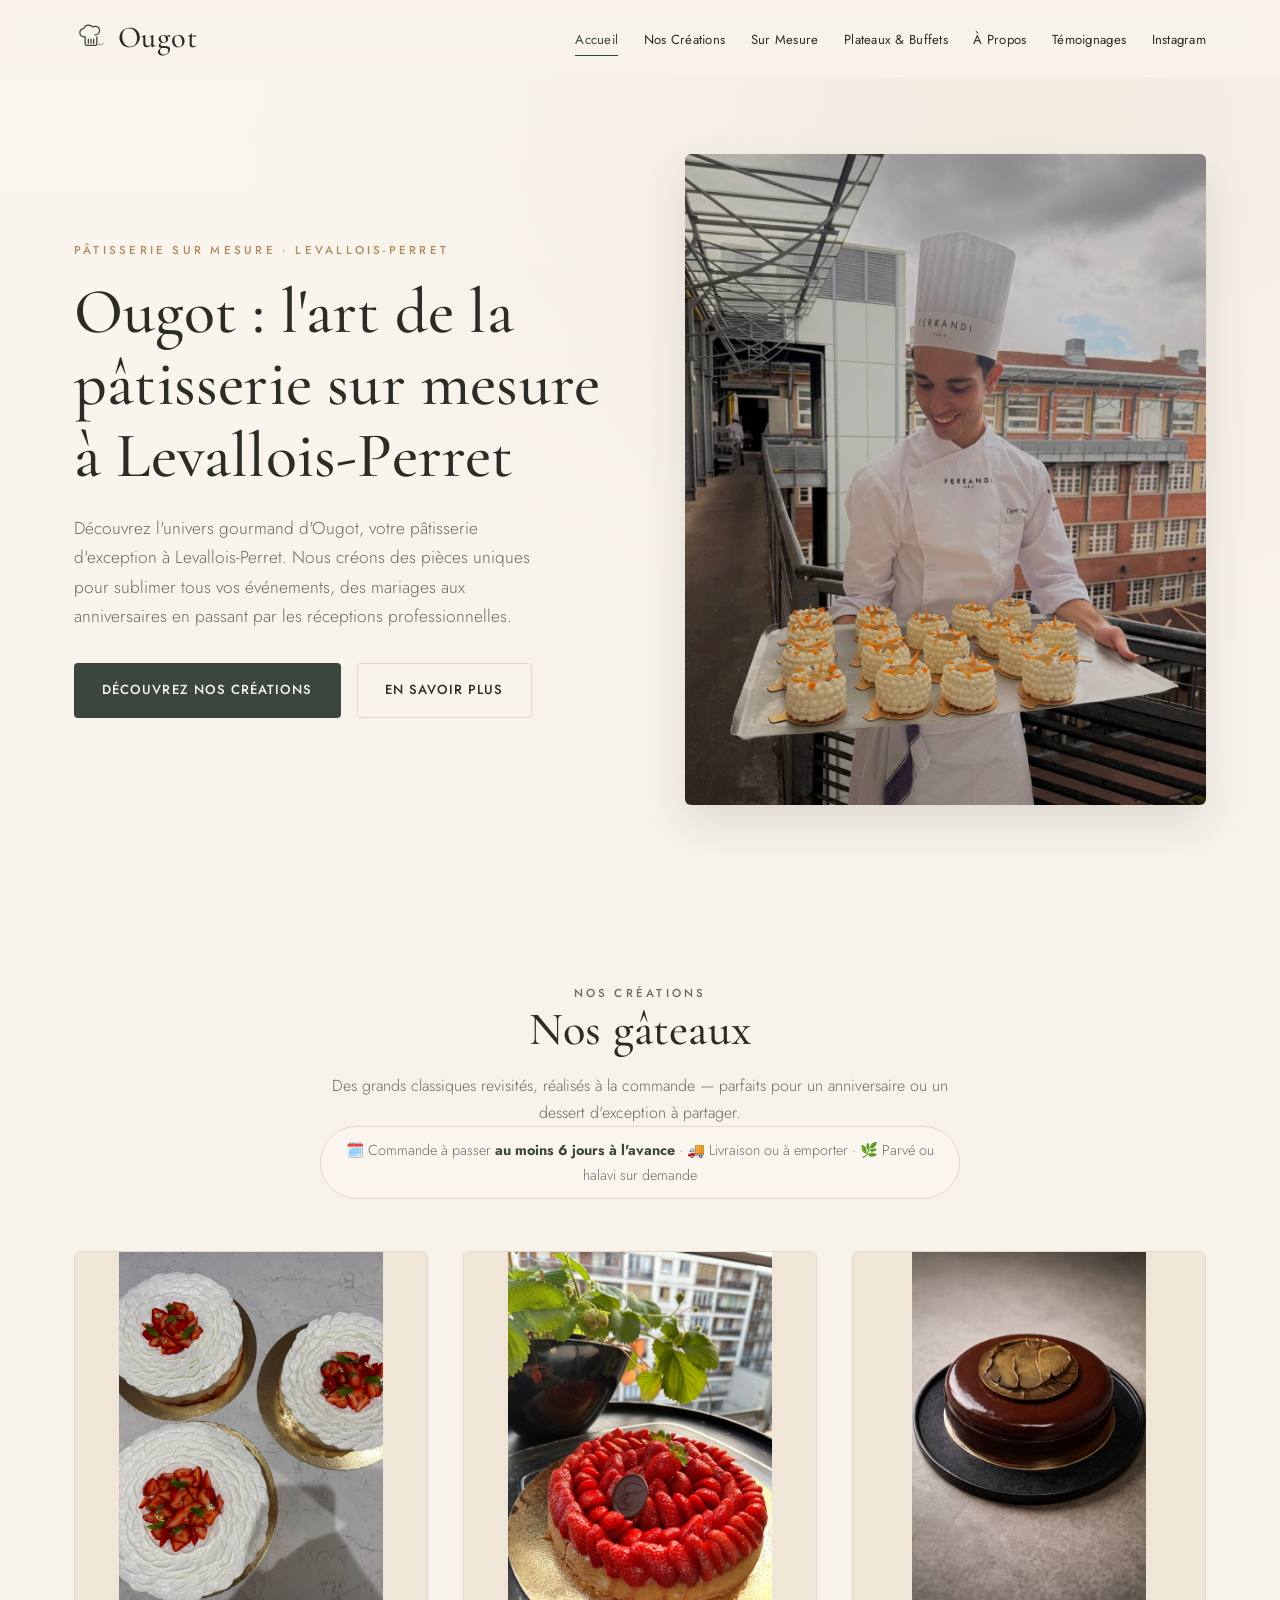
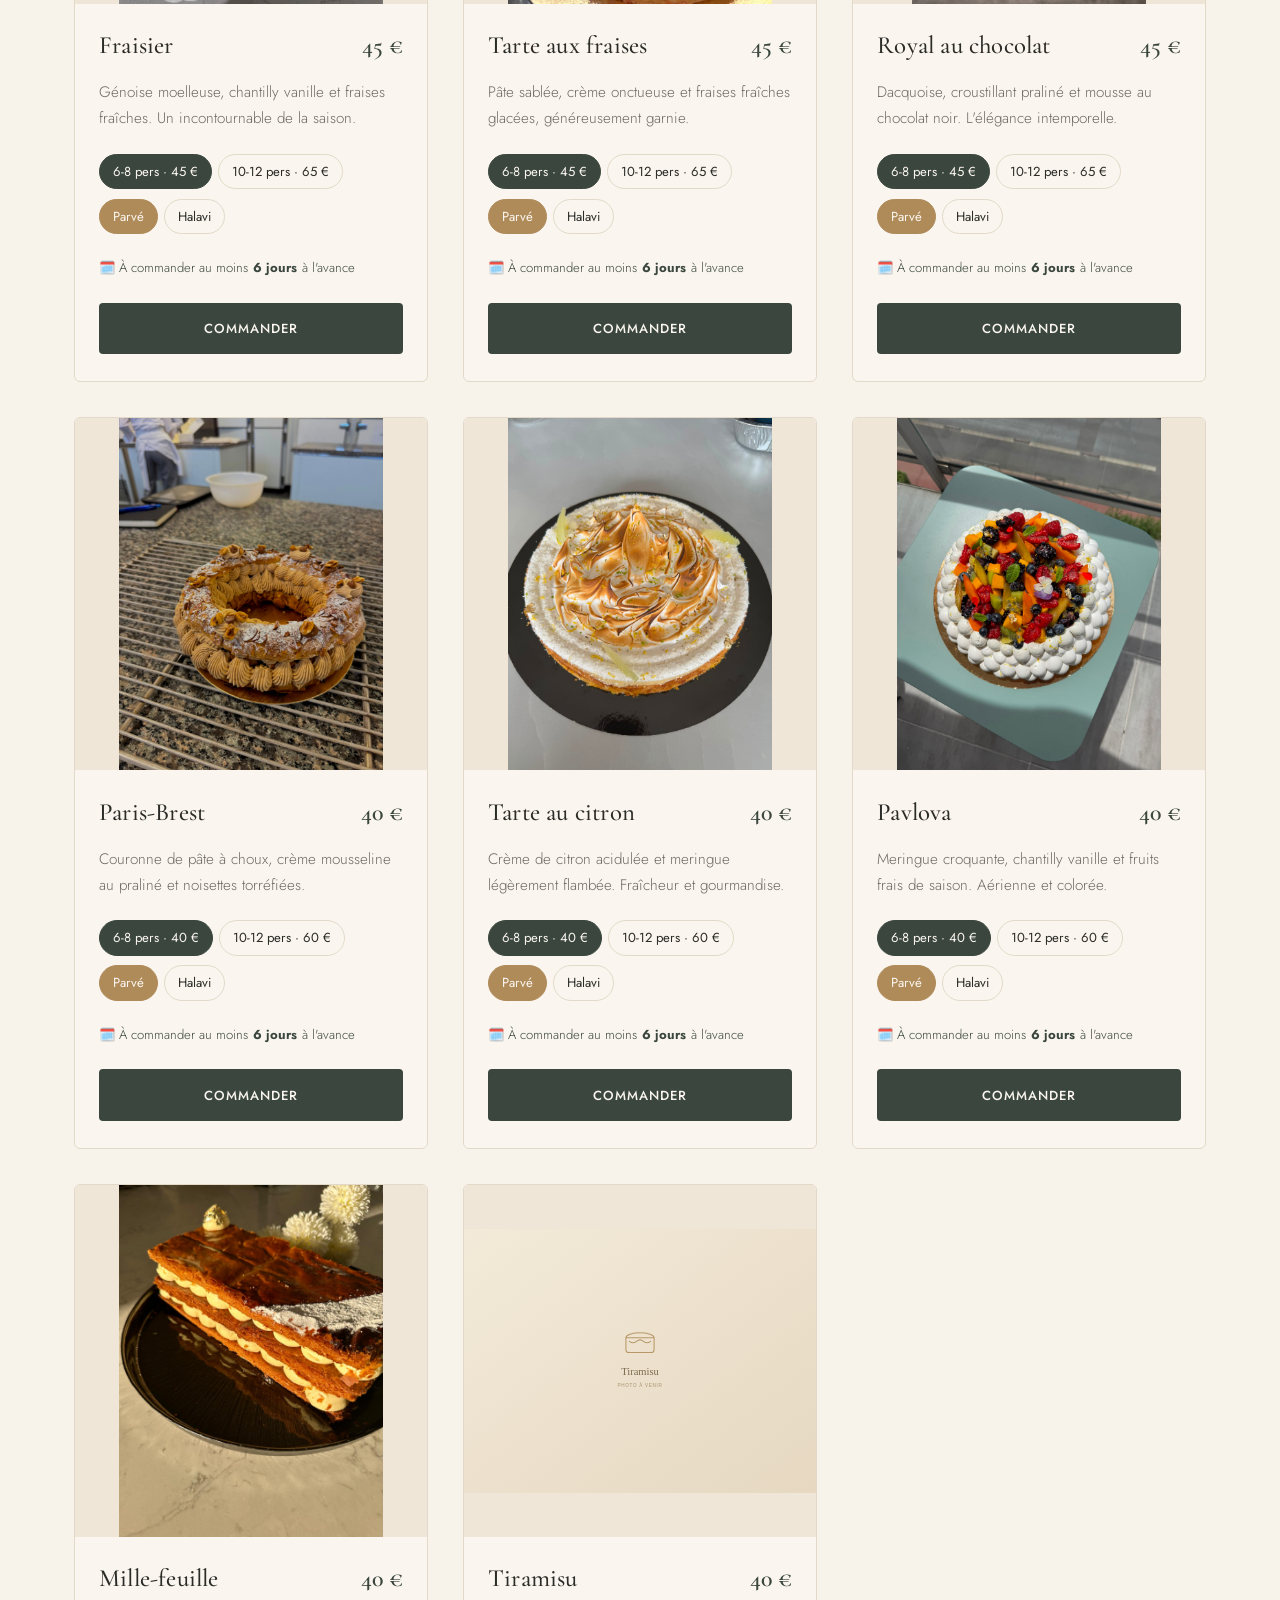
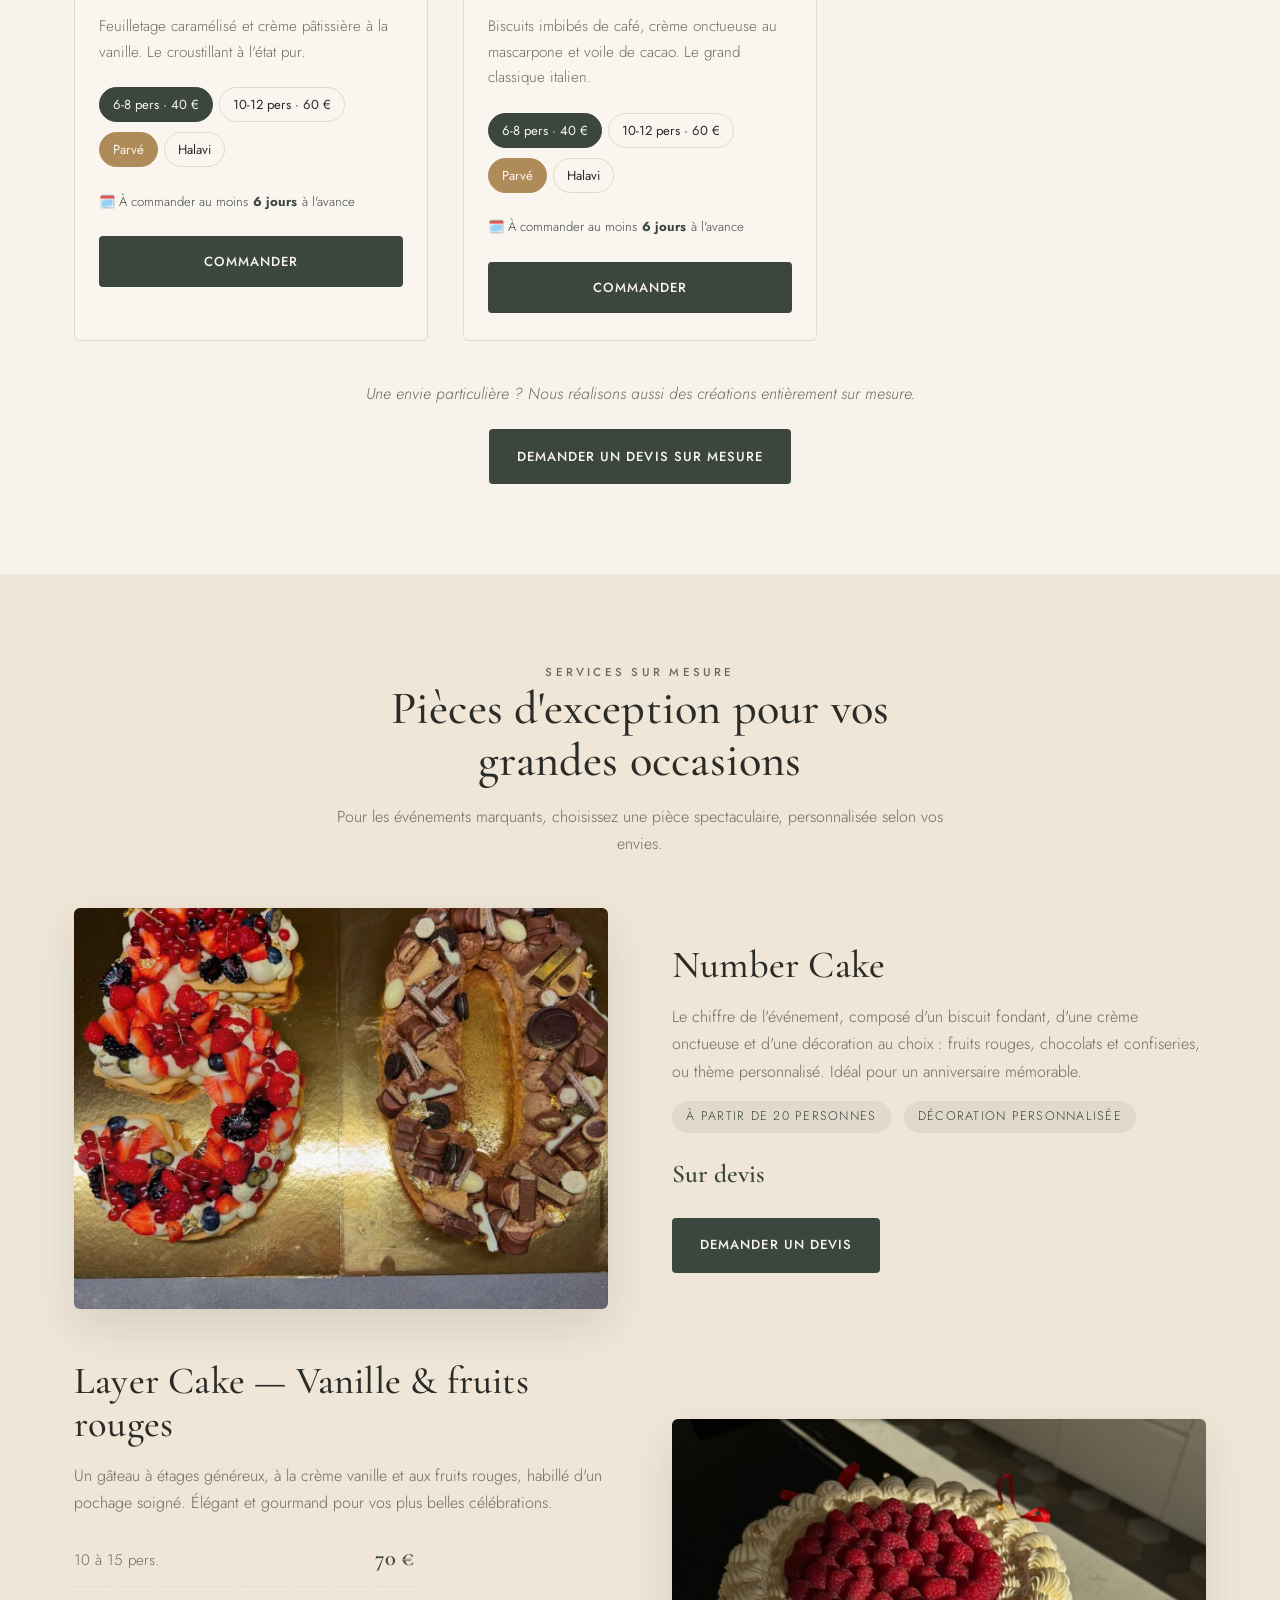
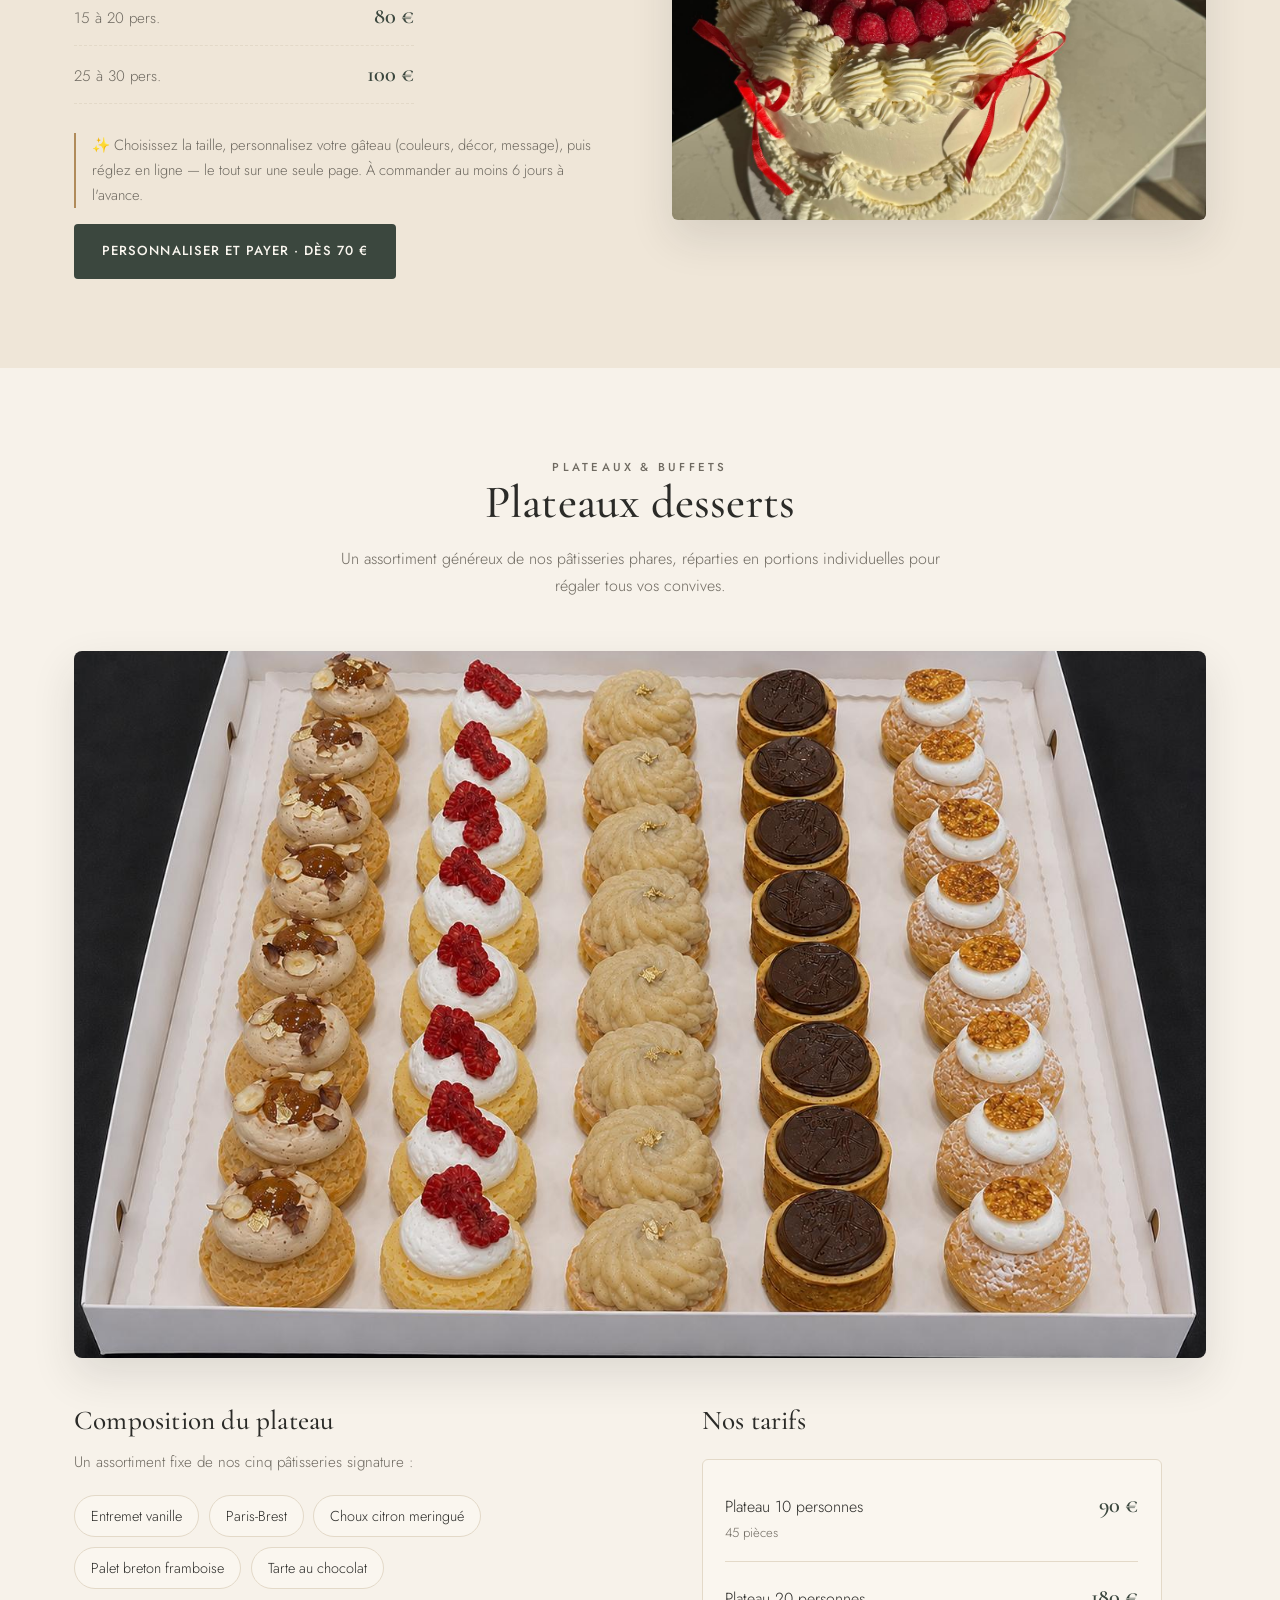
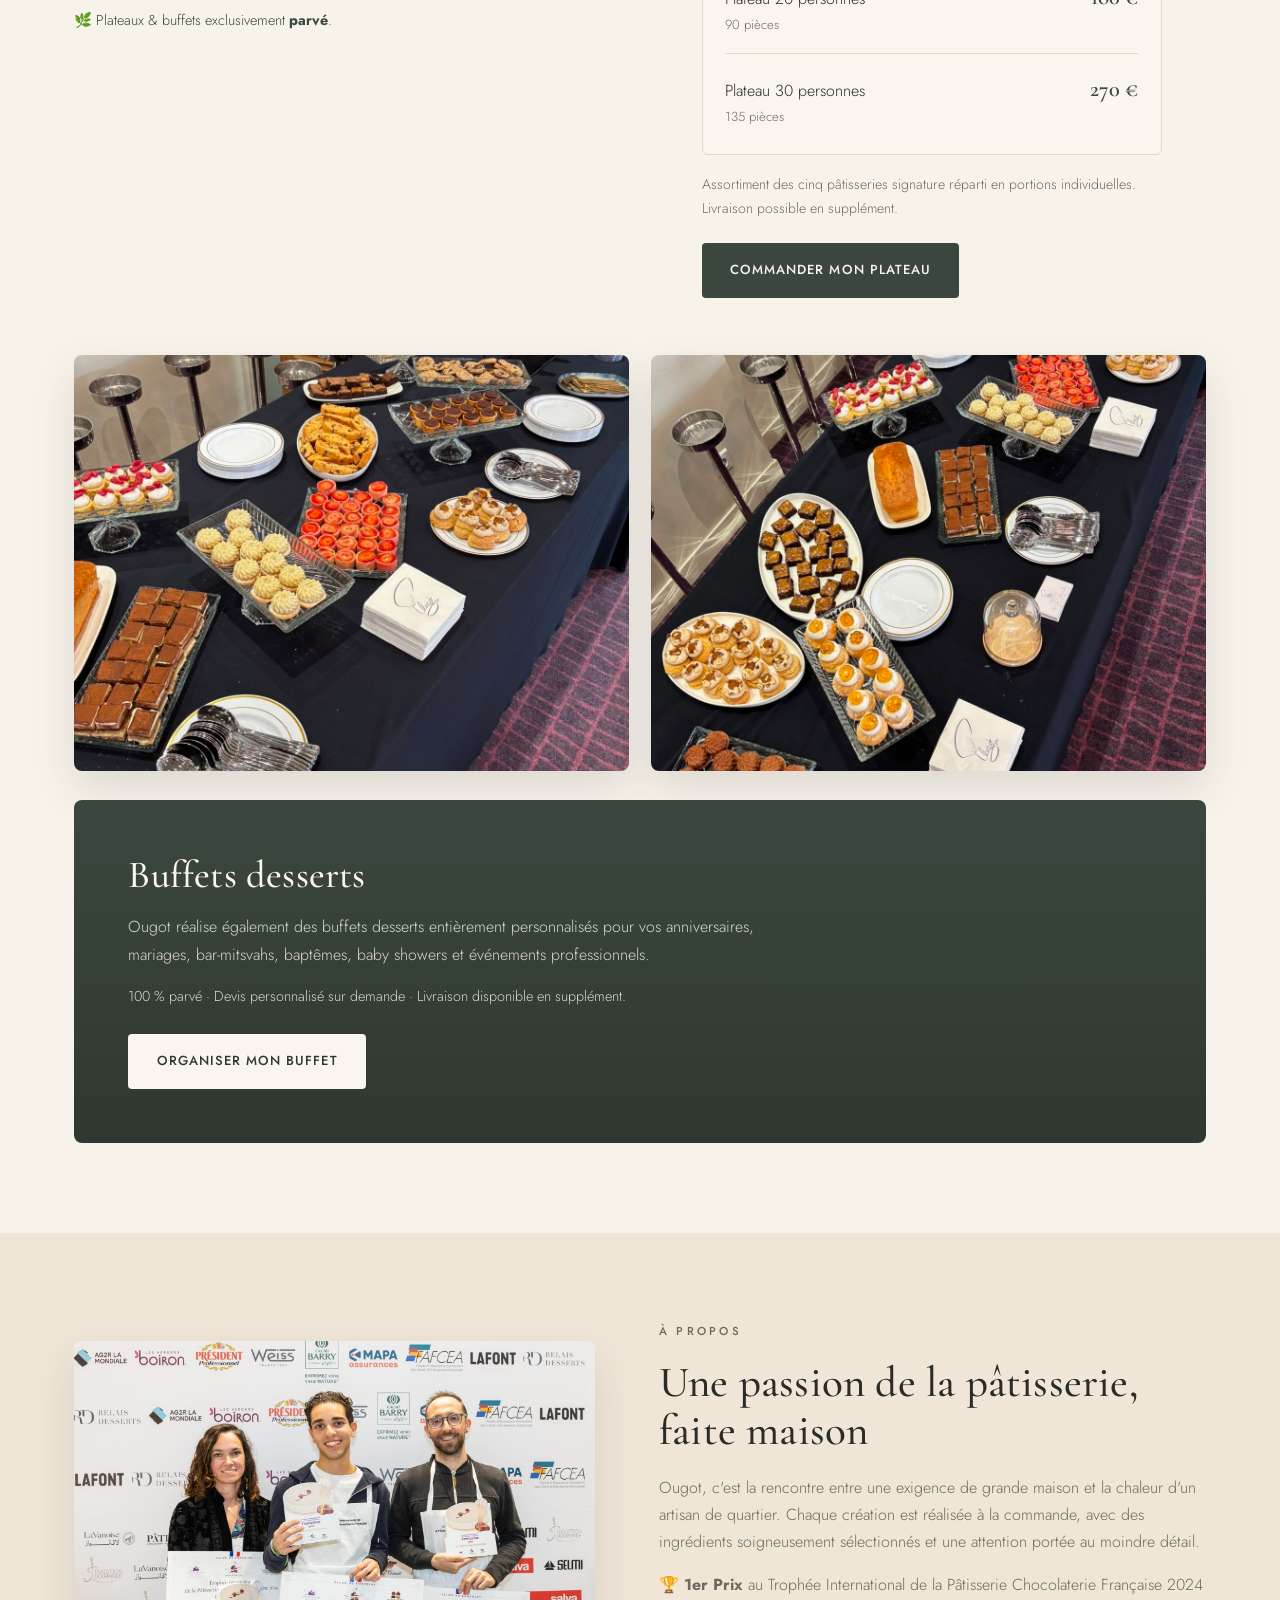
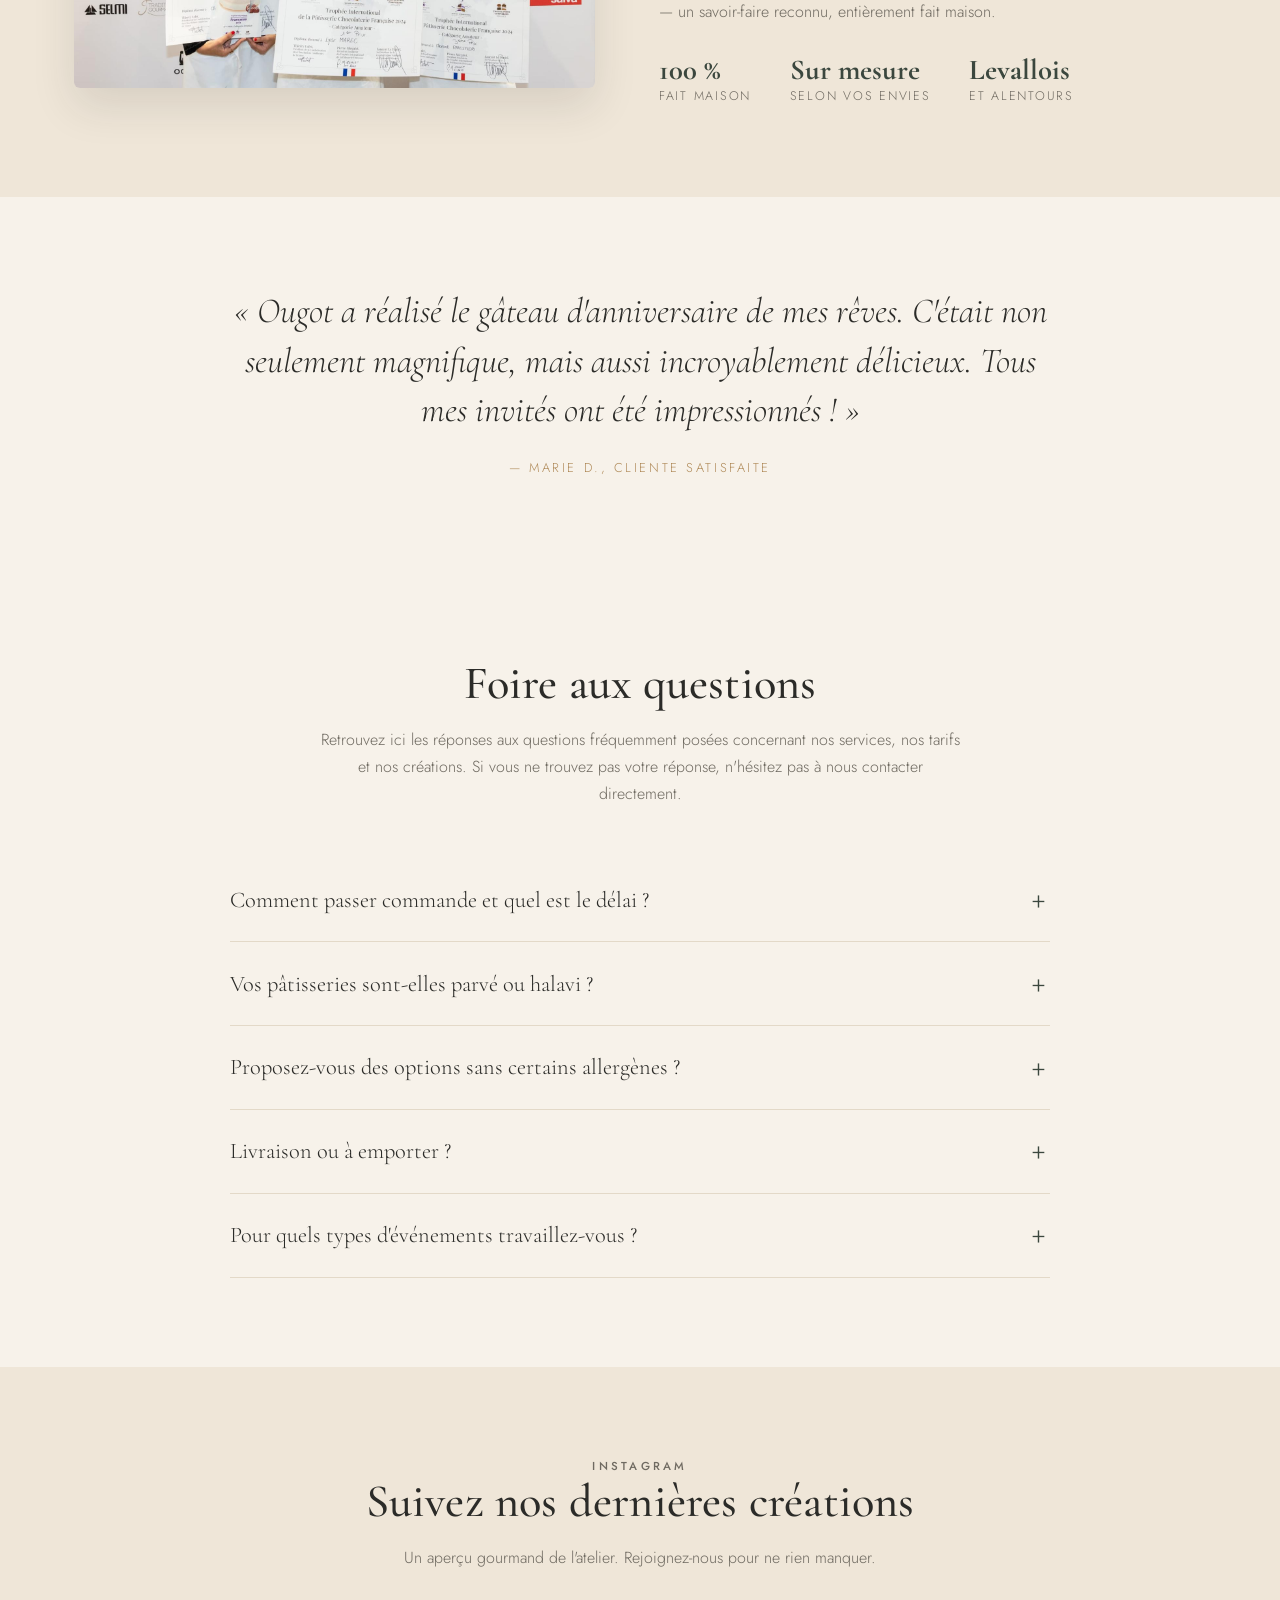
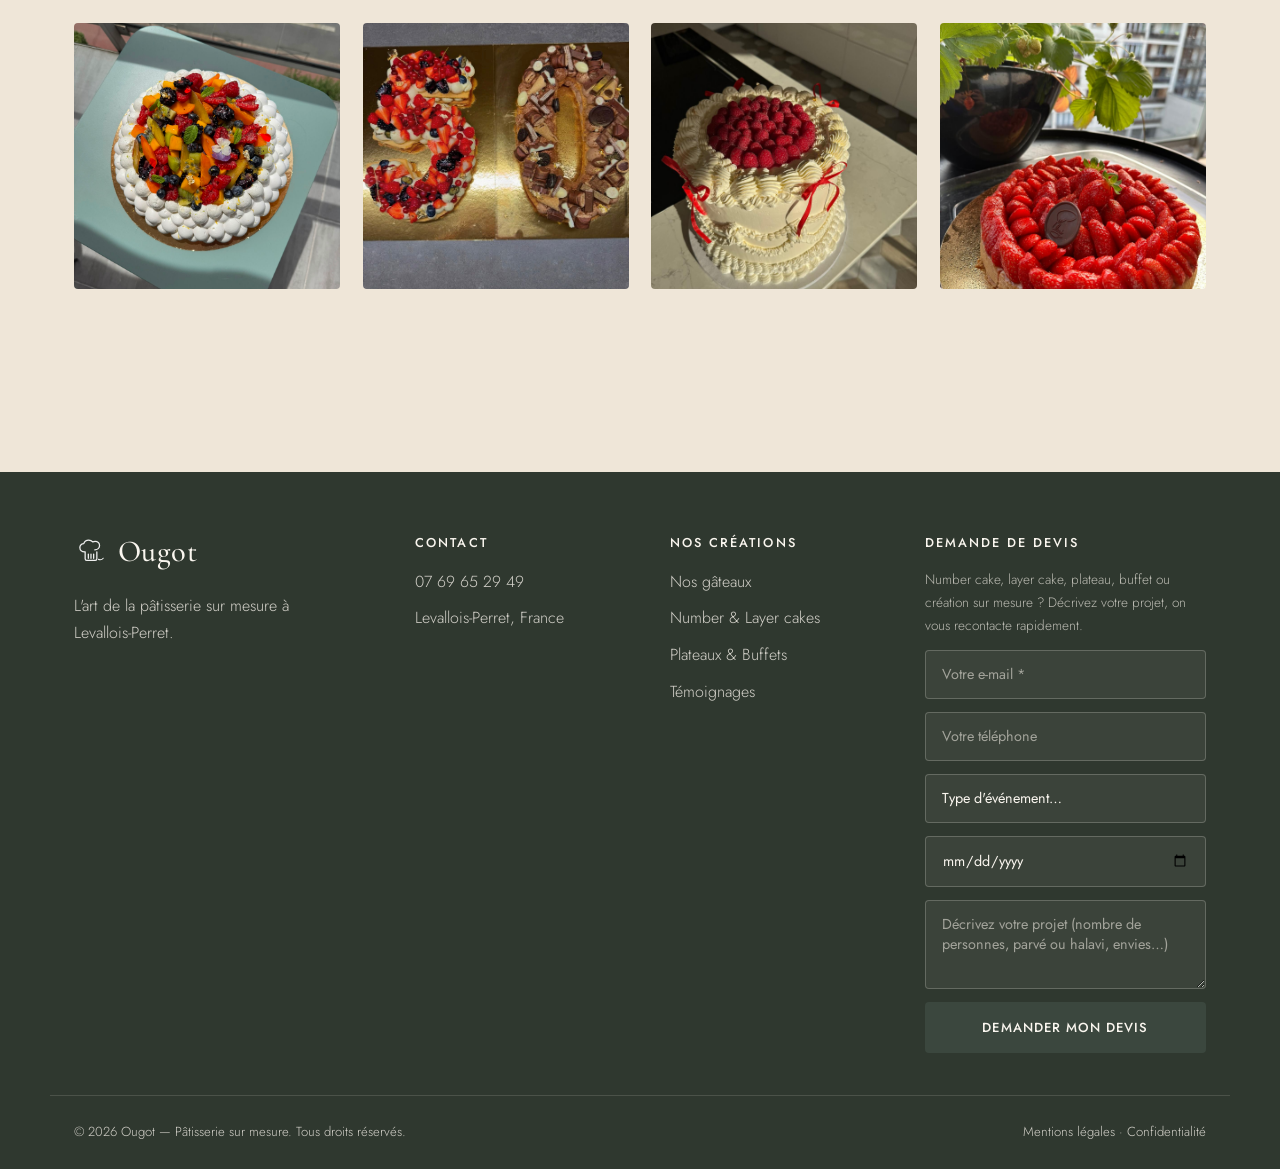
<file: index.html>
<!DOCTYPE html>
<html lang="fr">
<head>
  <meta charset="UTF-8" />
  <meta name="viewport" content="width=device-width, initial-scale=1.0" />
  <title>Ougot — L'art de la pâtisserie sur mesure à Levallois-Perret</title>
  <meta name="description" content="Ougot, pâtisserie d'exception à Levallois-Perret. Gâteaux, number cakes, layer cakes, plateaux desserts et buffets sur mesure pour mariages, anniversaires, bar-mitsvah et réceptions." />
  <meta name="theme-color" content="#3b473e" />

  <link rel="canonical" href="https://ougot.com/" />

  <meta property="og:type" content="website" />
  <meta property="og:site_name" content="Ougot" />
  <meta property="og:title" content="Ougot — L'art de la pâtisserie sur mesure" />
  <meta property="og:description" content="Pâtisserie d'exception à Levallois-Perret. Créations uniques pour tous vos événements." />
  <meta property="og:url" content="https://ougot.com/" />
  <meta property="og:image" content="https://ougot.com/assets/images/creations/fraisier.jpg" />
  <meta property="og:locale" content="fr_FR" />
  <meta name="twitter:card" content="summary_large_image" />
  <meta name="twitter:title" content="Ougot — L'art de la pâtisserie sur mesure" />
  <meta name="twitter:description" content="Pâtisserie d'exception à Levallois-Perret. Créations uniques pour tous vos événements." />
  <meta name="twitter:image" content="https://ougot.com/assets/images/creations/fraisier.jpg" />

  <link rel="preconnect" href="https://fonts.googleapis.com" />
  <link rel="preconnect" href="https://fonts.gstatic.com" crossorigin />
  <link href="https://fonts.googleapis.com/css2?family=Cormorant+Garamond:ital,wght@0,400;0,500;0,600;1,400&family=Jost:wght@300;400;500;600&display=swap" rel="stylesheet" />

  <link rel="icon" href="assets/images/favicon.svg" type="image/svg+xml" />
  <link rel="stylesheet" href="styles.css" />
</head>
<body>

  <!-- ===== Header ===== -->
  <header class="site-header" id="top">
    <div class="container header-inner">
      <a href="#top" class="brand" aria-label="Ougot — accueil">
        <img src="assets/images/logo.svg" alt="" class="brand-mark" />
        <span class="brand-name">Ougot</span>
      </a>
      <div class="header-actions">
        <button class="nav-toggle" aria-expanded="false" aria-controls="primary-nav" aria-label="Ouvrir le menu">
          <span></span><span></span><span></span>
        </button>
      </div>
      <nav class="primary-nav" id="primary-nav" aria-label="Navigation principale">
        <ul>
          <li><a href="#top" class="is-active">Accueil</a></li>
          <li><a href="#creations">Nos Créations</a></li>
          <li><a href="#services">Sur Mesure</a></li>
          <li><a href="#tarifs">Plateaux &amp; Buffets</a></li>
          <li><a href="#a-propos">À Propos</a></li>
          <li><a href="#temoignages">Témoignages</a></li>
          <li><a href="#instagram">Instagram</a></li>
        </ul>
      </nav>
    </div>
  </header>

  <main>
    <!-- ===== Hero ===== -->
    <section class="hero" aria-labelledby="hero-title">
      <div class="container hero-grid">
        <div class="hero-text reveal">
          <p class="eyebrow">Pâtisserie sur mesure · Levallois-Perret</p>
          <h1 id="hero-title">Ougot : l'art de la pâtisserie sur mesure à Levallois-Perret</h1>
          <p class="hero-lead">
            Découvrez l'univers gourmand d'Ougot, votre pâtisserie d'exception à Levallois-Perret.
            Nous créons des pièces uniques pour sublimer tous vos événements, des mariages aux
            anniversaires en passant par les réceptions professionnelles.
          </p>
          <div class="hero-actions">
            <a href="#creations" class="btn btn-primary">Découvrez nos créations</a>
            <a href="#a-propos" class="btn btn-ghost">En savoir plus</a>
          </div>
        </div>
        <div class="hero-media reveal">
          <img src="assets/images/creations/chef.jpg" alt="Le chef pâtissier d'Ougot, formé à Ferrandi Paris" loading="eager" />
        </div>
      </div>
    </section>

    <!-- ===== Nos Créations : Gâteaux ===== -->
    <section class="menu" id="creations" aria-labelledby="creations-title">
      <div class="container">
        <div class="section-head reveal">
          <p class="eyebrow">Nos Créations</p>
          <h2 id="creations-title">Nos gâteaux</h2>
          <p>
            Des grands classiques revisités, réalisés à la commande — parfaits pour un
            anniversaire ou un dessert d'exception à partager.
          </p>
          <p class="lead-notice">🗓️ Commande à passer <strong>au moins 6 jours à l'avance</strong> · 🚚 Livraison ou à emporter · 🌿 Parvé ou halavi sur demande</p>
        </div>

        <div class="menu-grid">
          <article class="cake reveal">
            <div class="cake-media"><img src="assets/images/creations/fraisier.jpg" alt="Fraisier — chantilly vanille et fraises" loading="lazy" /></div>
            <div class="cake-body">
              <div class="cake-head"><h3>Fraisier</h3><span class="price">45&nbsp;€</span></div>
              <p class="cake-desc">Génoise moelleuse, chantilly vanille et fraises fraîches. Un incontournable de la saison.</p>
              <div class="cake-options">
                <div class="opt-group opt-size" role="group" aria-label="Nombre de personnes">
                  <button type="button" class="opt is-active" data-price="45" data-serves="6 à 8 pers." data-pay="https://buy.stripe.com/dRm8wPe2r5ID0OE06k18c01">6-8 pers · 45 €</button>
                  <button type="button" class="opt" data-price="65" data-serves="10 à 12 pers." data-pay="https://buy.stripe.com/6oU28r8I73AveFu2es18c0b">10-12 pers · 65 €</button>
                </div>
                <div class="opt-group opt-kind" role="group" aria-label="Parvé ou halavi">
                  <button type="button" class="opt is-active" data-kind="Parvé">Parvé</button>
                  <button type="button" class="opt" data-kind="Halavi">Halavi</button>
                </div>
              </div>
              <div class="cake-actions">
                <button type="button" class="btn btn-dark btn-block cake-order">Commander</button>
              </div>
            </div>
          </article>

          <article class="cake reveal">
            <div class="cake-media"><img src="assets/images/creations/tarte-fraises.jpg" alt="Tarte aux fraises fraîches" loading="lazy" /></div>
            <div class="cake-body">
              <div class="cake-head"><h3>Tarte aux fraises</h3><span class="price">45&nbsp;€</span></div>
              <p class="cake-desc">Pâte sablée, crème onctueuse et fraises fraîches glacées, généreusement garnie.</p>
              <div class="cake-options">
                <div class="opt-group opt-size" role="group" aria-label="Nombre de personnes">
                  <button type="button" class="opt is-active" data-price="45" data-serves="6 à 8 pers." data-pay="https://buy.stripe.com/fZudR98I7fjdcxm2es18c06">6-8 pers · 45 €</button>
                  <button type="button" class="opt" data-price="65" data-serves="10 à 12 pers." data-pay="https://buy.stripe.com/6oU9ATf6vc711SIg5i18c0g">10-12 pers · 65 €</button>
                </div>
                <div class="opt-group opt-kind" role="group" aria-label="Parvé ou halavi">
                  <button type="button" class="opt is-active" data-kind="Parvé">Parvé</button>
                  <button type="button" class="opt" data-kind="Halavi">Halavi</button>
                </div>
              </div>
              <div class="cake-actions">
                <button type="button" class="btn btn-dark btn-block cake-order">Commander</button>
              </div>
            </div>
          </article>

          <article class="cake reveal">
            <div class="cake-media"><img src="assets/images/creations/royal-chocolat.jpg" alt="Royal au chocolat — glaçage miroir et disque doré" loading="lazy" onerror="this.onerror=null;this.src='assets/images/creations/royal-chocolat.svg'" /></div>
            <div class="cake-body">
              <div class="cake-head"><h3>Royal au chocolat</h3><span class="price">45&nbsp;€</span></div>
              <p class="cake-desc">Dacquoise, croustillant praliné et mousse au chocolat noir. L'élégance intemporelle.</p>
              <div class="cake-options">
                <div class="opt-group opt-size" role="group" aria-label="Nombre de personnes">
                  <button type="button" class="opt is-active" data-price="45" data-serves="6 à 8 pers." data-pay="https://buy.stripe.com/7sYcN5cYn9YTbti8CQ18c00">6-8 pers · 45 €</button>
                  <button type="button" class="opt" data-price="65" data-serves="10 à 12 pers." data-pay="https://buy.stripe.com/5kQ28raQf0ojdBq8CQ18c0a">10-12 pers · 65 €</button>
                </div>
                <div class="opt-group opt-kind" role="group" aria-label="Parvé ou halavi">
                  <button type="button" class="opt is-active" data-kind="Parvé">Parvé</button>
                  <button type="button" class="opt" data-kind="Halavi">Halavi</button>
                </div>
              </div>
              <div class="cake-actions">
                <button type="button" class="btn btn-dark btn-block cake-order">Commander</button>
              </div>
            </div>
          </article>

          <article class="cake reveal">
            <div class="cake-media"><img src="assets/images/creations/paris-brest.jpg" alt="Paris-Brest praliné" loading="lazy" /></div>
            <div class="cake-body">
              <div class="cake-head"><h3>Paris-Brest</h3><span class="price">40&nbsp;€</span></div>
              <p class="cake-desc">Couronne de pâte à choux, crème mousseline au praliné et noisettes torréfiées.</p>
              <div class="cake-options">
                <div class="opt-group opt-size" role="group" aria-label="Nombre de personnes">
                  <button type="button" class="opt is-active" data-price="40" data-serves="6 à 8 pers." data-pay="https://buy.stripe.com/fZu5kD2jJ6MH40Q1ao18c02">6-8 pers · 40 €</button>
                  <button type="button" class="opt" data-price="60" data-serves="10 à 12 pers." data-pay="https://buy.stripe.com/fZu9ATcYn0oj7d21ao18c0c">10-12 pers · 60 €</button>
                </div>
                <div class="opt-group opt-kind" role="group" aria-label="Parvé ou halavi">
                  <button type="button" class="opt is-active" data-kind="Parvé">Parvé</button>
                  <button type="button" class="opt" data-kind="Halavi">Halavi</button>
                </div>
              </div>
              <div class="cake-actions">
                <button type="button" class="btn btn-dark btn-block cake-order">Commander</button>
              </div>
            </div>
          </article>

          <article class="cake reveal">
            <div class="cake-media"><img src="assets/images/creations/tarte-citron.jpg" alt="Tarte au citron meringuée" loading="lazy" /></div>
            <div class="cake-body">
              <div class="cake-head"><h3>Tarte au citron</h3><span class="price">40&nbsp;€</span></div>
              <p class="cake-desc">Crème de citron acidulée et meringue légèrement flambée. Fraîcheur et gourmandise.</p>
              <div class="cake-options">
                <div class="opt-group opt-size" role="group" aria-label="Nombre de personnes">
                  <button type="button" class="opt is-active" data-price="40" data-serves="6 à 8 pers." data-pay="https://buy.stripe.com/6oUbJ1aQf4EzfJy1ao18c03">6-8 pers · 40 €</button>
                  <button type="button" class="opt" data-price="60" data-serves="10 à 12 pers." data-pay="https://buy.stripe.com/dRm4gz6zZ3Av40Q7yM18c0d">10-12 pers · 60 €</button>
                </div>
                <div class="opt-group opt-kind" role="group" aria-label="Parvé ou halavi">
                  <button type="button" class="opt is-active" data-kind="Parvé">Parvé</button>
                  <button type="button" class="opt" data-kind="Halavi">Halavi</button>
                </div>
              </div>
              <div class="cake-actions">
                <button type="button" class="btn btn-dark btn-block cake-order">Commander</button>
              </div>
            </div>
          </article>

          <article class="cake reveal">
            <div class="cake-media"><img src="assets/images/creations/pavlova.jpg" alt="Pavlova aux fruits frais" loading="lazy" /></div>
            <div class="cake-body">
              <div class="cake-head"><h3>Pavlova</h3><span class="price">40&nbsp;€</span></div>
              <p class="cake-desc">Meringue croquante, chantilly vanille et fruits frais de saison. Aérienne et colorée.</p>
              <div class="cake-options">
                <div class="opt-group opt-size" role="group" aria-label="Nombre de personnes">
                  <button type="button" class="opt is-active" data-price="40" data-serves="6 à 8 pers." data-pay="https://buy.stripe.com/fZu14n1fFfjd9ladXa18c04">6-8 pers · 40 €</button>
                  <button type="button" class="opt" data-price="60" data-serves="10 à 12 pers." data-pay="https://buy.stripe.com/aFa4gzcYn1sn40Q8CQ18c0e">10-12 pers · 60 €</button>
                </div>
                <div class="opt-group opt-kind" role="group" aria-label="Parvé ou halavi">
                  <button type="button" class="opt is-active" data-kind="Parvé">Parvé</button>
                  <button type="button" class="opt" data-kind="Halavi">Halavi</button>
                </div>
              </div>
              <div class="cake-actions">
                <button type="button" class="btn btn-dark btn-block cake-order">Commander</button>
              </div>
            </div>
          </article>

          <article class="cake reveal">
            <div class="cake-media"><img src="assets/images/creations/mille-feuille.jpg" alt="Mille-feuille vanille" loading="lazy" /></div>
            <div class="cake-body">
              <div class="cake-head"><h3>Mille-feuille</h3><span class="price">40&nbsp;€</span></div>
              <p class="cake-desc">Feuilletage caramélisé et crème pâtissière à la vanille. Le croustillant à l'état pur.</p>
              <div class="cake-options">
                <div class="opt-group opt-size" role="group" aria-label="Nombre de personnes">
                  <button type="button" class="opt is-active" data-price="40" data-serves="6 à 8 pers." data-pay="https://buy.stripe.com/3cI8wP5vVc71dBqg5i18c05">6-8 pers · 40 €</button>
                  <button type="button" class="opt" data-price="60" data-serves="10 à 12 pers." data-pay="https://buy.stripe.com/cNi4gz4rR7QL9la6uI18c0f">10-12 pers · 60 €</button>
                </div>
                <div class="opt-group opt-kind" role="group" aria-label="Parvé ou halavi">
                  <button type="button" class="opt is-active" data-kind="Parvé">Parvé</button>
                  <button type="button" class="opt" data-kind="Halavi">Halavi</button>
                </div>
              </div>
              <div class="cake-actions">
                <button type="button" class="btn btn-dark btn-block cake-order">Commander</button>
              </div>
            </div>
          </article>

          <article class="cake reveal">
            <div class="cake-media"><img src="assets/images/creations/tiramisu.svg" alt="Tiramisu — mascarpone, café et cacao" loading="lazy" /></div>
            <div class="cake-body">
              <div class="cake-head"><h3>Tiramisu</h3><span class="price">40&nbsp;€</span></div>
              <p class="cake-desc">Biscuits imbibés de café, crème onctueuse au mascarpone et voile de cacao. Le grand classique italien.</p>
              <div class="cake-options">
                <div class="opt-group opt-size" role="group" aria-label="Nombre de personnes">
                  <button type="button" class="opt is-active" data-price="40" data-serves="6 à 8 pers.">6-8 pers · 40 €</button>
                  <button type="button" class="opt" data-price="60" data-serves="10 à 12 pers.">10-12 pers · 60 €</button>
                </div>
                <div class="opt-group opt-kind" role="group" aria-label="Parvé ou halavi">
                  <button type="button" class="opt is-active" data-kind="Parvé">Parvé</button>
                  <button type="button" class="opt" data-kind="Halavi">Halavi</button>
                </div>
              </div>
              <div class="cake-actions">
                <button type="button" class="btn btn-dark btn-block cake-order">Commander</button>
              </div>
            </div>
          </article>
        </div>

        <p class="menu-note reveal">Une envie particulière ? Nous réalisons aussi des créations entièrement sur mesure.</p>
        <div class="menu-cta reveal"><a href="devis.html?type=sur-mesure" class="btn btn-dark">Demander un devis sur mesure</a></div>
      </div>
    </section>

    <!-- ===== Sur Mesure : Number Cake + Layer Cake ===== -->
    <section class="signature" id="services" aria-labelledby="services-title">
      <div class="container">
        <div class="section-head reveal">
          <p class="eyebrow">Services sur Mesure</p>
          <h2 id="services-title">Pièces d'exception pour vos grandes occasions</h2>
          <p>Pour les événements marquants, choisissez une pièce spectaculaire, personnalisée selon vos envies.</p>
        </div>

        <!-- Number Cake -->
        <div class="feature reveal">
          <div class="feature-media"><img src="assets/images/creations/number-cake.jpg" alt="Number cake personnalisé" loading="lazy" /></div>
          <div class="feature-text">
            <h3>Number Cake</h3>
            <p>
              Le chiffre de l'événement, composé d'un biscuit fondant, d'une crème onctueuse et d'une
              décoration au choix : fruits rouges, chocolats et confiseries, ou thème personnalisé.
              Idéal pour un anniversaire mémorable.
            </p>
            <ul class="feature-list">
              <li>À partir de 20 personnes</li>
              <li>Décoration personnalisée</li>
            </ul>
            <p class="feature-price"><span>Sur devis</span></p>
            <a href="devis.html?type=number-cake" class="btn btn-dark">Demander un devis</a>
          </div>
        </div>

        <!-- Layer Cake -->
        <div class="feature feature--reverse reveal">
          <div class="feature-media"><img src="assets/images/creations/layer-cake.jpg" alt="Layer cake vanille et fruits rouges" loading="lazy" /></div>
          <div class="feature-text">
            <h3>Layer Cake — Vanille &amp; fruits rouges</h3>
            <p>
              Un gâteau à étages généreux, à la crème vanille et aux fruits rouges, habillé d'un
              pochage soigné. Élégant et gourmand pour vos plus belles célébrations.
            </p>
            <div class="tiers">
              <div class="tier"><span class="tier-serves">10 à 15 pers.</span><span class="tier-price">70&nbsp;€</span></div>
              <div class="tier"><span class="tier-serves">15 à 20 pers.</span><span class="tier-price">80&nbsp;€</span></div>
              <div class="tier"><span class="tier-serves">25 à 30 pers.</span><span class="tier-price">100&nbsp;€</span></div>
            </div>
            <p class="feature-custom">✨ Choisissez la taille, personnalisez votre gâteau (couleurs, décor, message), puis réglez en ligne — le tout sur une seule page. À commander au moins 6 jours à l'avance.</p>
            <a href="devis.html?type=layer-cake" class="btn btn-dark">Personnaliser et payer · dès 70&nbsp;€</a>
          </div>
        </div>
      </div>
    </section>

    <!-- ===== Plateaux & Buffets ===== -->
    <section class="platters" id="tarifs" aria-labelledby="platters-title">
      <div class="container">
        <div class="section-head reveal">
          <p class="eyebrow">Plateaux &amp; Buffets</p>
          <h2 id="platters-title">Plateaux desserts</h2>
          <p>Un assortiment généreux de nos pâtisseries phares, réparties en portions individuelles pour régaler tous vos convives.</p>
        </div>

        <div class="platter-showcase reveal">
          <img src="assets/images/creations/plateau-desserts.jpg" alt="Plateau desserts Ougot : Paris-Brest, palet breton framboise, entremet vanille, tarte au chocolat, choux citron meringué" loading="lazy" />
        </div>

        <div class="platters-grid reveal">
          <div class="platter-select">
            <h3 class="subhead">Composition du plateau</h3>
            <p class="platter-sub">Un assortiment fixe de nos cinq pâtisseries signature :</p>
            <ul class="pastry-chips">
              <li>Entremet vanille</li>
              <li>Paris-Brest</li>
              <li>Choux citron meringué</li>
              <li>Palet breton framboise</li>
              <li>Tarte au chocolat</li>
            </ul>
            <p class="platter-pareve">🌿 Plateaux &amp; buffets exclusivement <strong>parvé</strong>.</p>
          </div>

          <div class="platter-pricing">
            <h3 class="subhead">Nos tarifs</h3>
            <div class="pricing-card">
              <div class="pricing-row"><span>Plateau 10 personnes<em>45 pièces</em></span><strong>90&nbsp;€</strong></div>
              <div class="pricing-row"><span>Plateau 20 personnes<em>90 pièces</em></span><strong>180&nbsp;€</strong></div>
              <div class="pricing-row"><span>Plateau 30 personnes<em>135 pièces</em></span><strong>270&nbsp;€</strong></div>
            </div>
            <p class="pricing-note">
              Assortiment des cinq pâtisseries signature réparti en portions individuelles.
              Livraison possible en supplément.
            </p>
            <a href="devis.html?type=plateau" class="btn btn-dark">Commander mon plateau</a>
          </div>
        </div>

        <!-- Buffets -->
        <div class="buffet-section reveal">
          <div class="buffet-gallery">
            <img src="assets/images/creations/buffet-1.jpg" alt="Buffet desserts Ougot en réception" loading="lazy" />
            <img src="assets/images/creations/buffet-2.jpg" alt="Buffet desserts Ougot, assortiment de pâtisseries" loading="lazy" />
          </div>
          <div class="buffet">
            <div class="buffet-inner">
              <h3>Buffets desserts</h3>
              <p>
                Ougot réalise également des buffets desserts entièrement personnalisés pour vos
                anniversaires, mariages, bar-mitsvahs, baptêmes, baby showers et événements professionnels.
              </p>
              <p class="buffet-meta">100 % parvé · Devis personnalisé sur demande · Livraison disponible en supplément.</p>
              <a href="devis.html?type=buffet" class="btn btn-light">Organiser mon buffet</a>
            </div>
          </div>
        </div>
      </div>
    </section>

    <!-- ===== À Propos ===== -->
    <section class="about" id="a-propos" aria-labelledby="about-title">
      <div class="container about-grid">
        <div class="about-media reveal">
          <img src="assets/images/creations/trophee-2024.jpg" alt="Ougot — 1er Prix au Trophée International de la Pâtisserie Chocolaterie Française 2024" loading="lazy" />
        </div>
        <div class="about-text reveal">
          <p class="eyebrow">À Propos</p>
          <h2 id="about-title">Une passion de la pâtisserie, faite maison</h2>
          <p>
            Ougot, c'est la rencontre entre une exigence de grande maison et la chaleur d'un artisan de
            quartier. Chaque création est réalisée à la commande, avec des ingrédients soigneusement
            sélectionnés et une attention portée au moindre détail.
          </p>
          <p>🏆 <strong>1er Prix</strong> au Trophée International de la Pâtisserie Chocolaterie Française 2024 — un savoir-faire reconnu, entièrement fait maison.</p>
          <ul class="about-highlights">
            <li><strong>100 %</strong><span>fait maison</span></li>
            <li><strong>Sur mesure</strong><span>selon vos envies</span></li>
            <li><strong>Levallois</strong><span>et alentours</span></li>
          </ul>
        </div>
      </div>
    </section>

    <!-- ===== Témoignage ===== -->
    <section class="testimonial" id="temoignages" aria-labelledby="testimonial-title">
      <div class="container reveal">
        <h2 id="testimonial-title" class="visually-hidden">Témoignages clients</h2>
        <blockquote>
          <p>
            « Ougot a réalisé le gâteau d'anniversaire de mes rêves. C'était non seulement magnifique,
            mais aussi incroyablement délicieux. Tous mes invités ont été impressionnés ! »
          </p>
          <footer>— Marie D., cliente satisfaite</footer>
        </blockquote>
      </div>
    </section>

    <!-- ===== FAQ ===== -->
    <section class="faq" aria-labelledby="faq-title">
      <div class="container">
        <div class="section-head reveal">
          <h2 id="faq-title">Foire aux questions</h2>
          <p>
            Retrouvez ici les réponses aux questions fréquemment posées concernant nos services,
            nos tarifs et nos créations. Si vous ne trouvez pas votre réponse, n'hésitez pas à nous
            contacter directement.
          </p>
        </div>
        <div class="faq-list reveal">
          <details class="faq-item">
            <summary>Comment passer commande et quel est le délai ?</summary>
            <div class="faq-answer"><p>Les commandes se font en ligne ou sur devis. Merci de prévoir un <strong>délai minimum de 6 jours</strong> avant votre événement, afin que nous puissions préparer chaque détail avec soin. Pour les grandes pièces et les buffets, un délai un peu plus long est conseillé.</p></div>
          </details>
          <details class="faq-item">
            <summary>Vos pâtisseries sont-elles parvé ou halavi ?</summary>
            <div class="faq-answer"><p>Les deux sont possibles sur demande. Précisez-nous votre choix (parvé ou halavi) lors de la commande. Nos plateaux et buffets sont, quant à eux, exclusivement <strong>parvé</strong>.</p></div>
          </details>
          <details class="faq-item">
            <summary>Proposez-vous des options sans certains allergènes ?</summary>
            <div class="faq-answer"><p>Oui. Dites-nous vos contraintes (allergies, régimes particuliers) lors de la commande et nous adaptons nos recettes autant que possible.</p></div>
          </details>
          <details class="faq-item">
            <summary>Livraison ou à emporter ?</summary>
            <div class="faq-answer"><p>Vous pouvez récupérer votre commande sur place (à emporter) ou opter pour la livraison à Levallois-Perret et dans les environs, en supplément. Les modalités et frais éventuels vous sont précisés lors de la commande.</p></div>
          </details>
          <details class="faq-item">
            <summary>Pour quels types d'événements travaillez-vous ?</summary>
            <div class="faq-answer"><p>Mariages, anniversaires, bar-mitsvah, baptêmes, baby showers, réceptions professionnelles… Chaque création est pensée sur mesure pour l'occasion.</p></div>
          </details>
        </div>
      </div>
    </section>

    <!-- ===== Instagram ===== -->
    <section class="instagram" id="instagram" aria-labelledby="insta-title">
      <div class="container">
        <div class="section-head reveal">
          <p class="eyebrow">Instagram</p>
          <h2 id="insta-title">Suivez nos dernières créations</h2>
          <p>Un aperçu gourmand de l'atelier. Rejoignez-nous pour ne rien manquer.</p>
        </div>
        <div class="insta-grid reveal">
          <a class="insta-tile" href="https://www.instagram.com/ougot___/" target="_blank" rel="noopener" aria-label="Voir sur Instagram"><img src="assets/images/creations/pavlova.jpg" alt="Pavlova Ougot" loading="lazy" /></a>
          <a class="insta-tile" href="https://www.instagram.com/ougot___/" target="_blank" rel="noopener" aria-label="Voir sur Instagram"><img src="assets/images/creations/number-cake.jpg" alt="Number cake Ougot" loading="lazy" /></a>
          <a class="insta-tile" href="https://www.instagram.com/ougot___/" target="_blank" rel="noopener" aria-label="Voir sur Instagram"><img src="assets/images/creations/layer-cake.jpg" alt="Layer cake Ougot" loading="lazy" /></a>
          <a class="insta-tile" href="https://www.instagram.com/ougot___/" target="_blank" rel="noopener" aria-label="Voir sur Instagram"><img src="assets/images/creations/tarte-fraises.jpg" alt="Tarte aux fraises Ougot" loading="lazy" /></a>
        </div>
        <div class="insta-cta reveal"><a href="https://www.instagram.com/ougot___/" target="_blank" rel="noopener" class="btn btn-dark">@ougot___ sur Instagram</a></div>
      </div>
    </section>
  </main>

  <!-- ===== Footer ===== -->
  <footer class="site-footer" id="contact">
    <div class="container footer-grid">
      <div class="footer-brand">
        <a href="#top" class="brand brand--footer">
          <img src="assets/images/logo.svg" alt="" class="brand-mark" />
          <span class="brand-name">Ougot</span>
        </a>
        <p>L'art de la pâtisserie sur mesure à Levallois-Perret.</p>
      </div>
      <div class="footer-col">
        <h3>Contact</h3>
        <ul class="footer-list">
          <li><a href="tel:+33769652949">07 69 65 29 49</a></li>
          <li>Levallois-Perret, France</li>
        </ul>
      </div>
      <div class="footer-col">
        <h3>Nos créations</h3>
        <ul class="footer-list">
          <li><a href="#creations">Nos gâteaux</a></li>
          <li><a href="#services">Number &amp; Layer cakes</a></li>
          <li><a href="#tarifs">Plateaux &amp; Buffets</a></li>
          <li><a href="#temoignages">Témoignages</a></li>
        </ul>
      </div>
      <div class="footer-col footer-col--devis">
        <h3>Demande de devis</h3>
        <p class="footer-devis-text">Number cake, layer cake, plateau, buffet ou création sur mesure ? Décrivez votre projet, on vous recontacte rapidement.</p>
        <form class="footer-form" id="devis-form">
          <label for="ff-email" class="visually-hidden">Votre e-mail</label>
          <input id="ff-email" type="email" placeholder="Votre e-mail *" required />
          <label for="ff-phone" class="visually-hidden">Votre téléphone</label>
          <input id="ff-phone" type="tel" placeholder="Votre téléphone" />
          <label for="ff-event" class="visually-hidden">Type d'événement</label>
          <select id="ff-event">
            <option value="">Type d'événement…</option>
            <option>Anniversaire</option>
            <option>Mariage</option>
            <option>Bar / Bat-mitsvah</option>
            <option>Baptême</option>
            <option>Baby shower</option>
            <option>Événement professionnel</option>
            <option>Autre</option>
          </select>
          <label for="ff-date" class="visually-hidden">Date souhaitée</label>
          <input id="ff-date" type="date" />
          <label for="ff-message" class="visually-hidden">Votre projet</label>
          <textarea id="ff-message" rows="3" placeholder="Décrivez votre projet (nombre de personnes, parvé ou halavi, envies…)"></textarea>
          <button type="submit" class="btn btn-primary btn-block">Demander mon devis</button>
        </form>
        <p class="footer-devis-msg" id="devis-msg" hidden></p>
      </div>
    </div>
    <div class="container footer-bottom">
      <p>© <span id="year"></span> Ougot — Pâtisserie sur mesure. Tous droits réservés.</p>
      <p class="footer-legal"><a href="#">Mentions légales</a> · <a href="#">Confidentialité</a></p>
    </div>
  </footer>

  <script src="script.js"></script>
  <script src="status.js"></script>
</body>
</html>
</file>
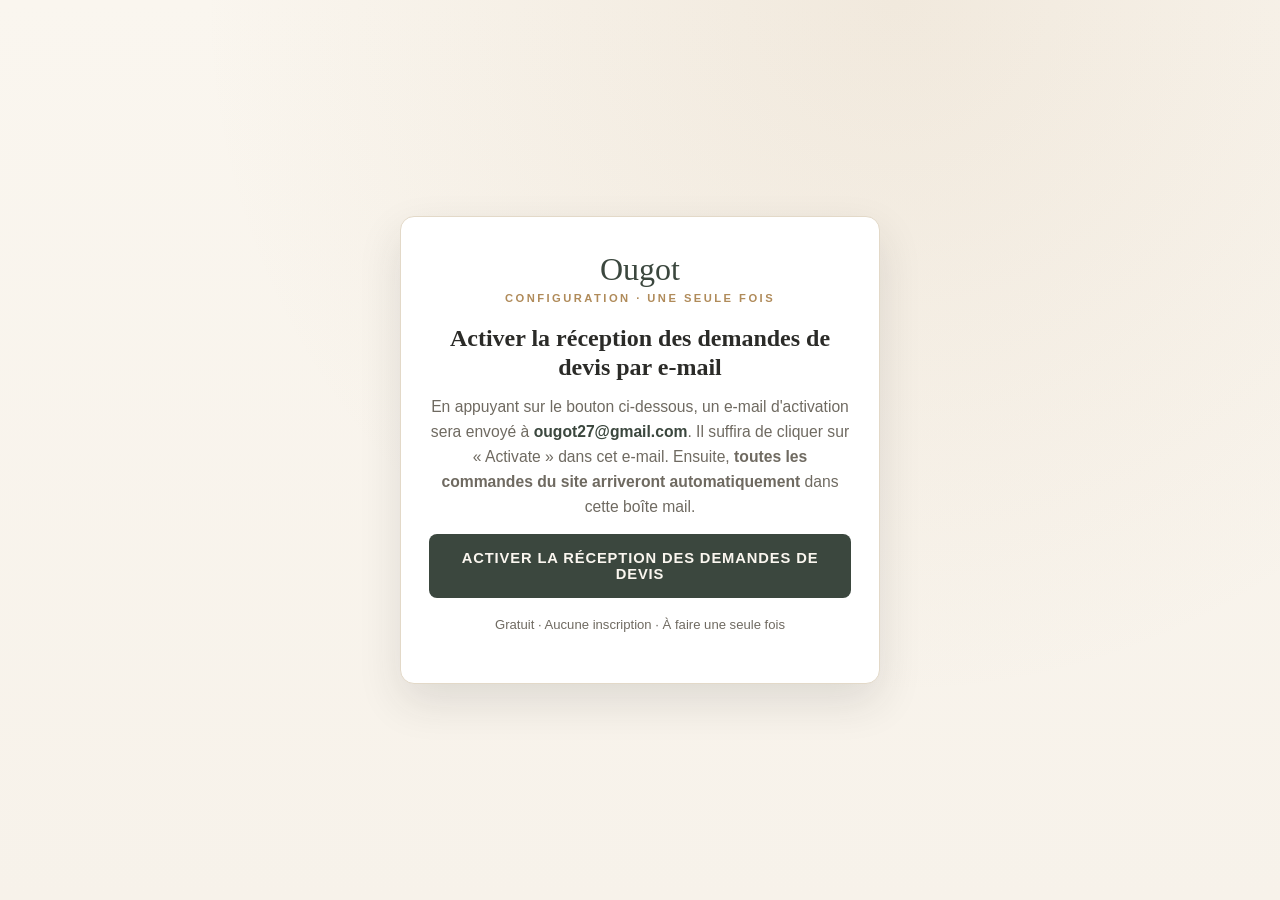
<file: activation.html>
<!DOCTYPE html>
<html lang="fr">
<head>
  <meta charset="utf-8" />
  <meta name="viewport" content="width=device-width, initial-scale=1" />
  <title>Ougot — Activer la réception des demandes de devis</title>
  <style>
    :root { --cream:#f7f2ea; --soft:#faf6ef; --green:#3b473e; --green-dark:#2f382f; --ink:#2b2b28; --muted:#6f6a61; --gold:#b08b5a; --line:#e3d9c8; }
    * { box-sizing:border-box; }
    body { margin:0; min-height:100vh; display:flex; align-items:center; justify-content:center; padding:24px;
      font-family:-apple-system,BlinkMacSystemFont,"Segoe UI",Roboto,Helvetica,Arial,sans-serif;
      background:radial-gradient(ellipse at 70% 0%, rgba(176,139,90,.12), transparent 55%), linear-gradient(180deg,var(--soft),var(--cream)); color:var(--ink); }
    .card { background:#fff; border:1px solid var(--line); border-radius:14px; max-width:480px; width:100%;
      padding:34px 28px; box-shadow:0 18px 44px rgba(43,43,40,.12); text-align:center; }
    .logo { font-family:Georgia,"Times New Roman",serif; font-size:2rem; color:var(--green); margin-bottom:4px; }
    .eyebrow { text-transform:uppercase; letter-spacing:.22em; font-size:.7rem; color:var(--gold); font-weight:600; margin-bottom:20px; }
    h1 { font-family:Georgia,"Times New Roman",serif; font-weight:600; font-size:1.5rem; line-height:1.2; margin:0 0 12px; }
    p { color:var(--muted); line-height:1.6; font-size:.98rem; margin:0 0 14px; }
    .steps { text-align:left; background:var(--cream); border-radius:10px; padding:16px 18px; margin:18px 0 22px; }
    .steps li { margin:8px 0; color:var(--ink); font-size:.95rem; }
    .mail { font-weight:600; color:var(--green); }
    button { width:100%; border:none; cursor:pointer; background:var(--green); color:var(--soft);
      font-size:.92rem; font-weight:600; letter-spacing:.06em; text-transform:uppercase; padding:16px; border-radius:8px;
      transition:background .2s ease; }
    button:hover { background:var(--green-dark); }
    .note { font-size:.82rem; color:var(--muted); margin-top:16px; }
    .ok { display:none; }
    .ok h1 { color:var(--green); }
    .big { font-size:2.4rem; margin-bottom:6px; }
  </style>
</head>
<body>
  <div class="card">
    <div id="step1">
      <div class="logo">Ougot</div>
      <div class="eyebrow">Configuration · une seule fois</div>
      <h1>Activer la réception des demandes de devis par e-mail</h1>
      <p>
        En appuyant sur le bouton ci-dessous, un e-mail d'activation sera envoyé à
        <span class="mail">ougot27@gmail.com</span>. Il suffira de cliquer sur
        « Activate » dans cet e-mail. Ensuite, <strong>toutes les commandes du site
        arriveront automatiquement</strong> dans cette boîte mail.
      </p>
      <button id="activate-btn" type="button" onclick="activate()">Activer la réception des demandes de devis</button>
      <p class="note">Gratuit · Aucune inscription · À faire une seule fois</p>
    </div>

    <div id="step2" class="ok">
      <div class="big">📩</div>
      <h1>C'est parti !</h1>
      <p>
        Un e-mail d'activation vient d'être envoyé à
        <span class="mail">ougot27@gmail.com</span>.
      </p>
      <div class="steps">
        <ol>
          <li>Ouvre la boîte <span class="mail">ougot27@gmail.com</span></li>
          <li>Cherche l'e-mail de <strong>« FormSubmit »</strong> (vérifie aussi les <strong>spams</strong>)</li>
          <li>Clique sur le bouton <strong>« Activate Form »</strong></li>
        </ol>
      </div>
      <p>✅ Ensuite, toutes les demandes de devis t'arriveront automatiquement par e-mail.</p>
    </div>
  </div>

  <script>
    function showOk() {
      document.getElementById("step1").style.display = "none";
      document.getElementById("step2").style.display = "block";
    }
    function activate() {
      var btn = document.getElementById("activate-btn");
      btn.disabled = true;
      btn.textContent = "Envoi en cours…";
      fetch("https://formsubmit.co/ajax/ougot27@gmail.com", {
        method: "POST",
        headers: { "Content-Type": "application/json", "Accept": "application/json" },
        body: JSON.stringify({
          _subject: "Activation de la reception des commandes Ougot",
          _template: "table",
          _captcha: "false",
          message: "Activation de la reception des commandes pour le site Ougot."
        })
      }).then(showOk).catch(showOk);
    }
  </script>
</body>
</html>
</file>
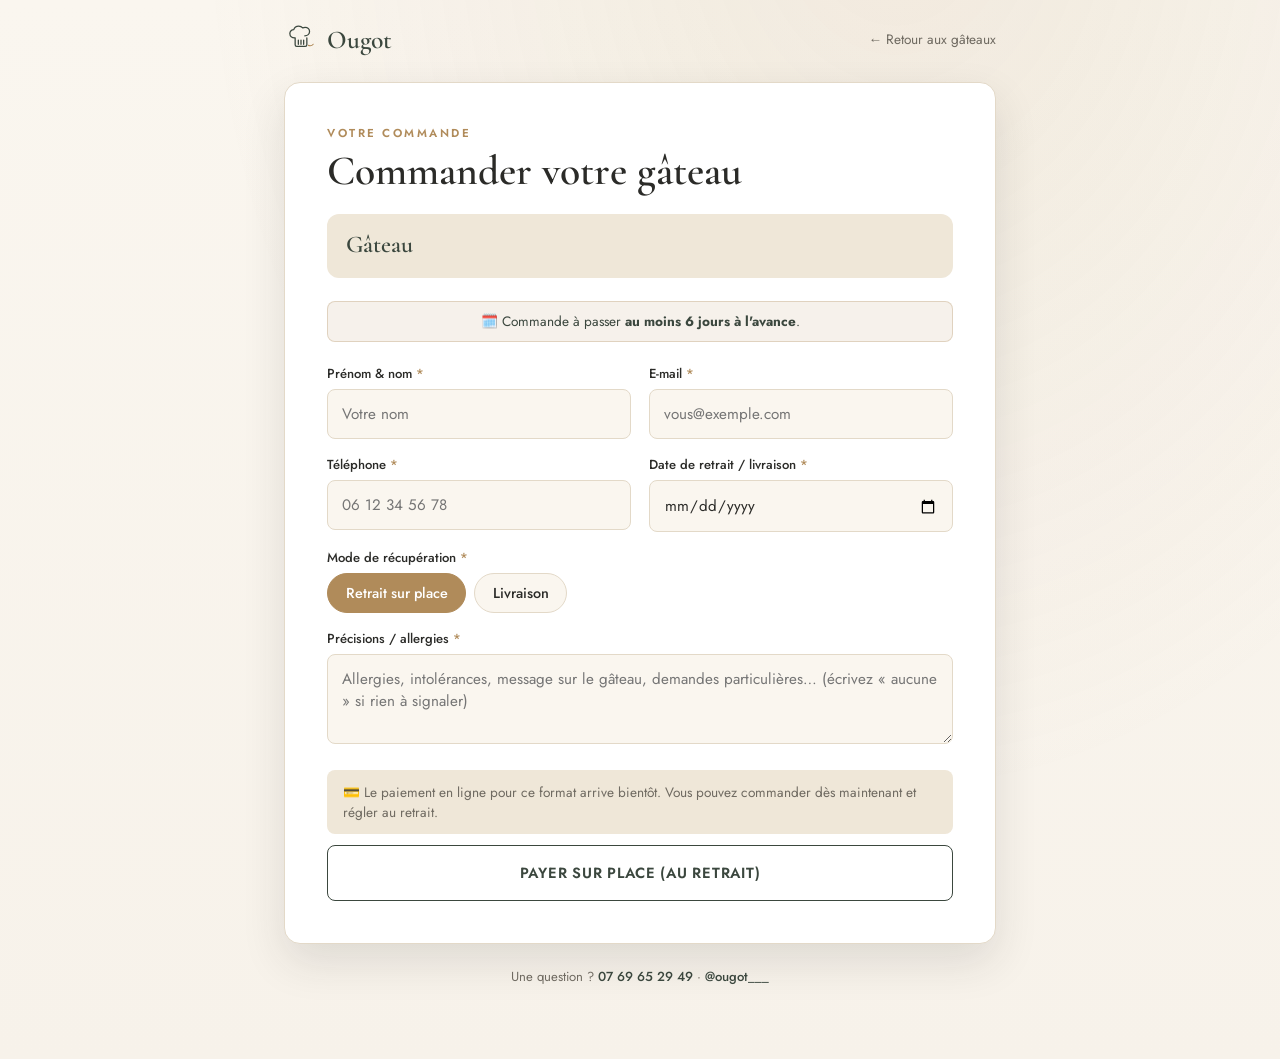
<file: commande.html>
<!DOCTYPE html>
<html lang="fr">
<head>
  <meta charset="utf-8" />
  <meta name="viewport" content="width=device-width, initial-scale=1" />
  <title>Ougot — Commander</title>
  <meta name="description" content="Commandez votre gâteau Ougot : date, retrait ou livraison, précisions, puis paiement en ligne ou sur place." />
  <meta name="theme-color" content="#3b473e" />
  <meta name="robots" content="noindex" />
  <link rel="canonical" href="https://ougot.com/commande.html" />
  <meta property="og:type" content="website" />
  <meta property="og:site_name" content="Ougot" />
  <meta property="og:title" content="Ougot — Commander votre gâteau" />
  <meta property="og:description" content="Commandez votre gâteau Ougot : date, retrait ou livraison, précisions, puis paiement en ligne ou sur place." />
  <meta property="og:image" content="https://ougot.com/assets/images/creations/fraisier.jpg" />
  <link rel="preconnect" href="https://fonts.googleapis.com" />
  <link rel="preconnect" href="https://fonts.gstatic.com" crossorigin />
  <link href="https://fonts.googleapis.com/css2?family=Cormorant+Garamond:ital,wght@0,400;0,500;0,600;1,400&family=Jost:wght@300;400;500;600&display=swap" rel="stylesheet" />
  <link rel="icon" href="assets/images/favicon.svg" type="image/svg+xml" />
  <style>
    :root{
      --cream:#f7f2ea; --soft:#faf6ef; --cream-deep:#efe7d8; --cream-soft:#f7f2ea;
      --green:#3b473e; --green-dark:#2f382f; --ink:#2b2b28; --muted:#6f6a61;
      --gold:#b08b5a; --line:#e3d9c8;
      --serif:"Cormorant Garamond",Georgia,serif; --sans:"Jost",-apple-system,BlinkMacSystemFont,"Segoe UI",Roboto,sans-serif;
      --radius:8px; --ease:cubic-bezier(.22,.61,.36,1); --shadow:0 18px 44px rgba(43,43,40,.12);
    }
    *{box-sizing:border-box;}
    body{margin:0;font-family:var(--sans);color:var(--ink);
      background:radial-gradient(ellipse at 70% -10%,rgba(176,139,90,.12),transparent 55%),linear-gradient(180deg,var(--soft),var(--cream));
      min-height:100vh;}
    a{color:inherit;text-decoration:none;}
    .topbar{max-width:760px;margin:0 auto;padding:22px 24px 0;display:flex;align-items:center;justify-content:space-between;gap:1rem;}
    .brand{display:flex;align-items:center;gap:.55rem;}
    .brand img{width:34px;height:34px;}
    .brand span{font-family:var(--serif);font-size:1.6rem;color:var(--green);font-weight:600;}
    .back{font-size:.85rem;color:var(--muted);display:inline-flex;align-items:center;gap:.35rem;}
    .back:hover{color:var(--green);}
    .wrap{max-width:760px;margin:0 auto;padding:26px 24px 60px;}
    .card{background:#fff;border:1px solid var(--line);border-radius:16px;box-shadow:var(--shadow);padding:clamp(24px,4vw,42px);}
    .eyebrow{text-transform:uppercase;letter-spacing:.22em;font-size:.72rem;color:var(--gold);font-weight:600;margin:0 0 .5rem;}
    h1{font-family:var(--serif);font-weight:600;font-size:clamp(1.9rem,4vw,2.6rem);line-height:1.1;margin:0 0 1.2rem;color:var(--ink);}
    .summary{display:flex;align-items:baseline;justify-content:space-between;gap:1rem;flex-wrap:wrap;
      background:var(--cream-deep);border-radius:12px;padding:1rem 1.2rem;margin:0 0 1.4rem;}
    .summary .s-name{font-family:var(--serif);font-size:1.5rem;color:var(--green);font-weight:600;}
    .summary .s-meta{font-size:.9rem;color:var(--muted);margin-top:.2rem;}
    .summary .s-price{font-family:var(--serif);font-size:1.8rem;color:var(--ink);font-weight:600;white-space:nowrap;}
    .delay{font-size:.85rem;color:var(--green);background:rgba(176,139,90,.12);border:1px solid rgba(176,139,90,.3);
      border-radius:var(--radius);padding:.6rem .9rem;margin:0 0 1.4rem;text-align:center;}
    form{display:grid;grid-template-columns:1fr 1fr;gap:1rem 1.1rem;}
    #fields{display:contents;}
    .field{display:flex;flex-direction:column;gap:.4rem;}
    .field.full{grid-column:1 / -1;}
    label{font-size:.82rem;font-weight:500;color:var(--ink);}
    label .req{color:var(--gold);}
    input,select,textarea{width:100%;font-family:var(--sans);font-size:.95rem;color:var(--ink);
      padding:.8rem .9rem;border:1px solid var(--line);border-radius:var(--radius);background:var(--soft);}
    textarea{resize:vertical;min-height:90px;}
    input:focus,select:focus,textarea:focus{outline:none;border-color:var(--gold);box-shadow:0 0 0 3px rgba(176,139,90,.15);}
    .chips{display:flex;flex-wrap:wrap;gap:.5rem;}
    .chips input{position:absolute;opacity:0;pointer-events:none;}
    .chips label{cursor:pointer;padding:.55rem 1.1rem;border:1px solid var(--line);border-radius:999px;background:var(--soft);font-size:.9rem;transition:all .18s var(--ease);}
    .chips input:checked + label{background:var(--gold);border-color:var(--gold);color:#fff;}
    .note{grid-column:1 / -1;font-size:.85rem;color:var(--muted);background:var(--cream-deep);border-radius:var(--radius);padding:.75rem 1rem;margin:0;}
    .pay-block{grid-column:1 / -1;display:grid;gap:.7rem;margin-top:.6rem;}
    button.send{width:100%;border:none;cursor:pointer;font-family:var(--sans);font-size:.92rem;font-weight:600;
      letter-spacing:.05em;text-transform:uppercase;padding:1rem;border-radius:var(--radius);transition:all .2s ease;}
    .pay-online{background:var(--green);color:var(--cream-soft);}
    .pay-online:hover{background:var(--green-dark);}
    .pay-onsite{background:transparent;color:var(--green);border:1px solid var(--green)!important;}
    .pay-onsite:hover{background:var(--green);color:var(--cream-soft);}
    button.send:disabled{opacity:.6;cursor:default;}
    .msg{grid-column:1 / -1;font-size:.92rem;line-height:1.5;margin:.2rem 0 0;padding:.9rem 1rem;border-radius:var(--radius);}
    .msg.ok{background:#e8efe6;color:var(--green-dark);}
    .msg.err{background:#f7e7e4;color:#8a3b2e;}
    .foot{text-align:center;color:var(--muted);font-size:.82rem;margin-top:1.4rem;}
    .foot a{color:var(--green);font-weight:500;}
    [hidden]{display:none!important;}
    @media(max-width:560px){form{grid-template-columns:1fr;}}
  </style>
</head>
<body>
  <div class="topbar">
    <a class="brand" href="index.html" aria-label="Ougot — accueil">
      <img src="assets/images/logo.svg" alt="" />
      <span>Ougot</span>
    </a>
    <a class="back" href="index.html#creations">← Retour aux gâteaux</a>
  </div>

  <div class="wrap">
    <div class="card">
      <p class="eyebrow">Votre commande</p>
      <h1 id="title">Commander votre gâteau</h1>

      <div class="summary">
        <div>
          <div class="s-name" id="s-name">—</div>
          <div class="s-meta" id="s-meta"></div>
        </div>
        <div class="s-price" id="s-price"></div>
      </div>

      <p class="delay">🗓️ Commande à passer <strong>au moins 6 jours à l'avance</strong>.</p>

      <form id="order-form" novalidate>
        <div id="fields"></div>
      </form>
    </div>
    <p class="foot">Une question ? <a href="tel:+33769652949">07 69 65 29 49</a> · <a href="https://www.instagram.com/ougot___/" target="_blank" rel="noopener">@ougot___</a></p>
  </div>

  <script>
  (function(){
    "use strict";
    var ENDPOINT = "https://formsubmit.co/ajax/ougot27@gmail.com";

    function param(k){ return new URLSearchParams(location.search).get(k) || ""; }
    var produit = param("produit") || "Gâteau";
    var taille  = param("taille");
    var prix    = param("prix");
    var kind    = param("kind");
    var pay     = param("pay");

    document.title = "Ougot — Commander " + produit;
    document.getElementById("s-name").textContent = produit;
    document.getElementById("s-meta").textContent = [taille, kind].filter(Boolean).join(" · ");
    document.getElementById("s-price").textContent = prix ? (prix + " €") : "";

    function esc(s){ return String(s).replace(/[&<>"]/g,function(c){return {"&":"&amp;","<":"&lt;",">":"&gt;",'"':"&quot;"}[c];}); }

    var host = document.getElementById("fields");
    var html = "";
    html += '<div class="field"><label for="f-nom">Prénom & nom <span class="req">*</span></label><input type="text" id="f-nom" name="nom" placeholder="Votre nom" required></div>';
    html += '<div class="field"><label for="f-email">E-mail <span class="req">*</span></label><input type="email" id="f-email" name="email" placeholder="vous@exemple.com" required></div>';
    html += '<div class="field"><label for="f-tel">Téléphone <span class="req">*</span></label><input type="tel" id="f-tel" name="tel" placeholder="06 12 34 56 78" required></div>';
    html += '<div class="field"><label for="f-date">Date de retrait / livraison <span class="req">*</span></label><input type="date" id="f-date" name="date" required></div>';
    html += '<div class="field full"><label>Mode de récupération <span class="req">*</span></label><div class="chips">' +
              '<input type="radio" id="r-retrait" name="reception" value="Retrait sur place" checked><label for="r-retrait">Retrait sur place</label>' +
              '<input type="radio" id="r-livr" name="reception" value="Livraison"><label for="r-livr">Livraison</label>' +
            '</div></div>';
    html += '<div class="field full" id="addr-wrap" hidden><label for="f-addr">Adresse de livraison <span class="req">*</span></label><input type="text" id="f-addr" name="adresse" placeholder="N°, rue, code postal, ville"></div>';
    html += '<p class="note" id="addr-note" hidden>🚚 Livraison à <strong>Paris et ses alentours</strong> (Levallois-Perret et environs) : <strong>+10 € de frais</strong>, à régler <strong>à l\'arrivée</strong> (en espèces au livreur). Le gâteau, lui, se règle en ligne par carte.</p>';
    html += '<div class="field full"><label for="f-precisions">Précisions / allergies <span class="req">*</span></label><textarea id="f-precisions" name="precisions" placeholder="Allergies, intolérances, message sur le gâteau, demandes particulières… (écrivez « aucune » si rien à signaler)" required></textarea></div>';

    html += '<div class="pay-block">';
    if (pay) {
      html += '<button type="button" class="send pay-online" id="btn-online">Passer au paiement 💳</button>';
    } else {
      html += '<p class="note">💳 Le paiement en ligne pour ce format arrive bientôt. Vous pouvez commander dès maintenant et régler au retrait.</p>';
    }
    html += '<button type="button" class="send pay-onsite" id="btn-onsite">Payer sur place (au retrait)</button>';
    html += '</div>';
    html += '<p class="msg" id="msg" hidden></p>';
    host.innerHTML = html;

    // Date minimum : 6 jours à l'avance
    var d = new Date(); d.setDate(d.getDate()+6);
    var min = d.getFullYear()+"-"+String(d.getMonth()+1).padStart(2,"0")+"-"+String(d.getDate()).padStart(2,"0");
    var frMin = String(d.getDate()).padStart(2,"0")+"/"+String(d.getMonth()+1).padStart(2,"0")+"/"+d.getFullYear();
    var dateEl = document.getElementById("f-date");
    dateEl.min = min;
    // Blocage en dur (le min natif n'est pas fiable sur mobile)
    dateEl.addEventListener("change", function(){
      if (dateEl.value && dateEl.value < min) {
        dateEl.value = "";
        showMsg(false, "🗓️ Date trop proche : il faut un délai d'au moins 6 jours. Première date possible : le " + frMin + ".");
      }
    });

    // Affichage adresse si livraison + gestion du paiement sur place
    var addrWrap = document.getElementById("addr-wrap");
    var addrNote = document.getElementById("addr-note");
    var addrInput = document.getElementById("f-addr");
    var btnOnsiteEl = document.getElementById("btn-onsite");
    function updateReception(){
      var livr = document.getElementById("r-livr").checked;
      addrWrap.hidden = !livr; addrNote.hidden = !livr;
      // En livraison : paiement en ligne obligatoire, on désactive « payer sur place »
      if (btnOnsiteEl) {
        btnOnsiteEl.disabled = livr;
        btnOnsiteEl.textContent = livr
          ? "Payer sur place — indisponible en livraison"
          : "Payer sur place (au retrait)";
      }
    }
    document.querySelectorAll('input[name="reception"]').forEach(function(r){
      r.addEventListener("change", updateReception);
    });
    updateReception();

    var msg = document.getElementById("msg");
    function showMsg(ok, text){ msg.hidden=false; msg.className="msg "+(ok?"ok":"err"); msg.innerHTML=text; msg.scrollIntoView({behavior:"smooth",block:"center"}); }

    function missing(el, label){
      el.focus();
      showMsg(false, "⚠️ Merci de remplir tous les champs obligatoires. Il manque : <strong>" + label + "</strong>.");
      return false;
    }
    function validate(){
      var nomEl = document.getElementById("f-nom");
      var emailEl = document.getElementById("f-email");
      var telEl = document.getElementById("f-tel");
      var precEl = document.getElementById("f-precisions");
      var livr = document.getElementById("r-livr").checked;
      if(!nomEl.value.trim()) return missing(nomEl, "Prénom & nom");
      if(!emailEl.value.trim()) return missing(emailEl, "E-mail");
      if(!/.+@.+\..+/.test(emailEl.value.trim())) return missing(emailEl, "un e-mail valide");
      if(!telEl.value.trim()) return missing(telEl, "Téléphone");
      if(!dateEl.value) return missing(dateEl, "Date de retrait / livraison");
      if(dateEl.value < min){ dateEl.value=""; dateEl.focus(); showMsg(false, "🗓️ Date trop proche : il faut un délai d'au moins 6 jours. Première date possible : le " + frMin + "."); return false; }
      if(livr && !addrInput.value.trim()) return missing(addrInput, "Adresse de livraison");
      if(!precEl.value.trim()) return missing(precEl, "Précisions / allergies (écrivez « aucune » si rien)");
      return true;
    }

    function buildPayload(modePaiement){
      var recep = (document.querySelector('input[name="reception"]:checked')||{}).value || "";
      return {
        _subject: "🛒 Commande " + produit + " — Ougot",
        _template: "table",
        _captcha: "false",
        "Produit": produit,
        "Taille": taille || "—",
        "Cacherout": kind || "—",
        "Prix": prix ? (prix + " €") : "—",
        "Mode de paiement": modePaiement,
        "Mode de récupération": recep,
        "Frais de livraison": document.getElementById("r-livr").checked ? "10 € (à régler à l'arrivée, en espèces)" : "—",
        "Adresse de livraison": document.getElementById("r-livr").checked ? (addrInput.value.trim() || "—") : "—",
        "Date souhaitée": document.getElementById("f-date").value || "—",
        "Prénom & nom": document.getElementById("f-nom").value.trim(),
        "E-mail": document.getElementById("f-email").value.trim(),
        "Téléphone": document.getElementById("f-tel").value.trim() || "—",
        "Précisions / allergies": document.getElementById("f-precisions").value.trim() || "—"
      };
    }

    function send(modePaiement, btn, onDone){
      if(!validate()) return;
      var original = btn.textContent;
      var others = document.querySelectorAll(".send");
      others.forEach(function(b){ b.disabled = true; });
      btn.textContent = "Envoi…";
      fetch(ENDPOINT,{ method:"POST", headers:{"Content-Type":"application/json","Accept":"application/json"}, body:JSON.stringify(buildPayload(modePaiement)) })
        .then(function(r){ return r.json().catch(function(){return {};}); })
        .then(function(){ onDone(true); })
        .catch(function(){ others.forEach(function(b){ b.disabled=false; }); btn.textContent=original;
          showMsg(false, "Un souci d'envoi. Réessayez, ou écrivez-nous au 07 69 65 29 49."); });
    }

    var btnOnline = document.getElementById("btn-online");
    if (btnOnline) {
      btnOnline.addEventListener("click", function(){
        send("Paiement en ligne (carte)", btnOnline, function(){
          showMsg(true, "✓ Commande enregistrée ! Redirection vers le paiement sécurisé…");
          setTimeout(function(){ window.location.href = pay; }, 1400);
        });
      });
    }
    document.getElementById("btn-onsite").addEventListener("click", function(){
      var b = document.getElementById("btn-onsite");
      send("Paiement sur place (au retrait)", b, function(){
        showMsg(true, "✓ Merci ! Votre commande est enregistrée. Vous réglerez au retrait. Nous vous recontactons pour la confirmer.");
        b.textContent = "Commande envoyée ✓";
      });
    });
  })();
  </script>
  <script src="status.js"></script>
</body>
</html>
</file>
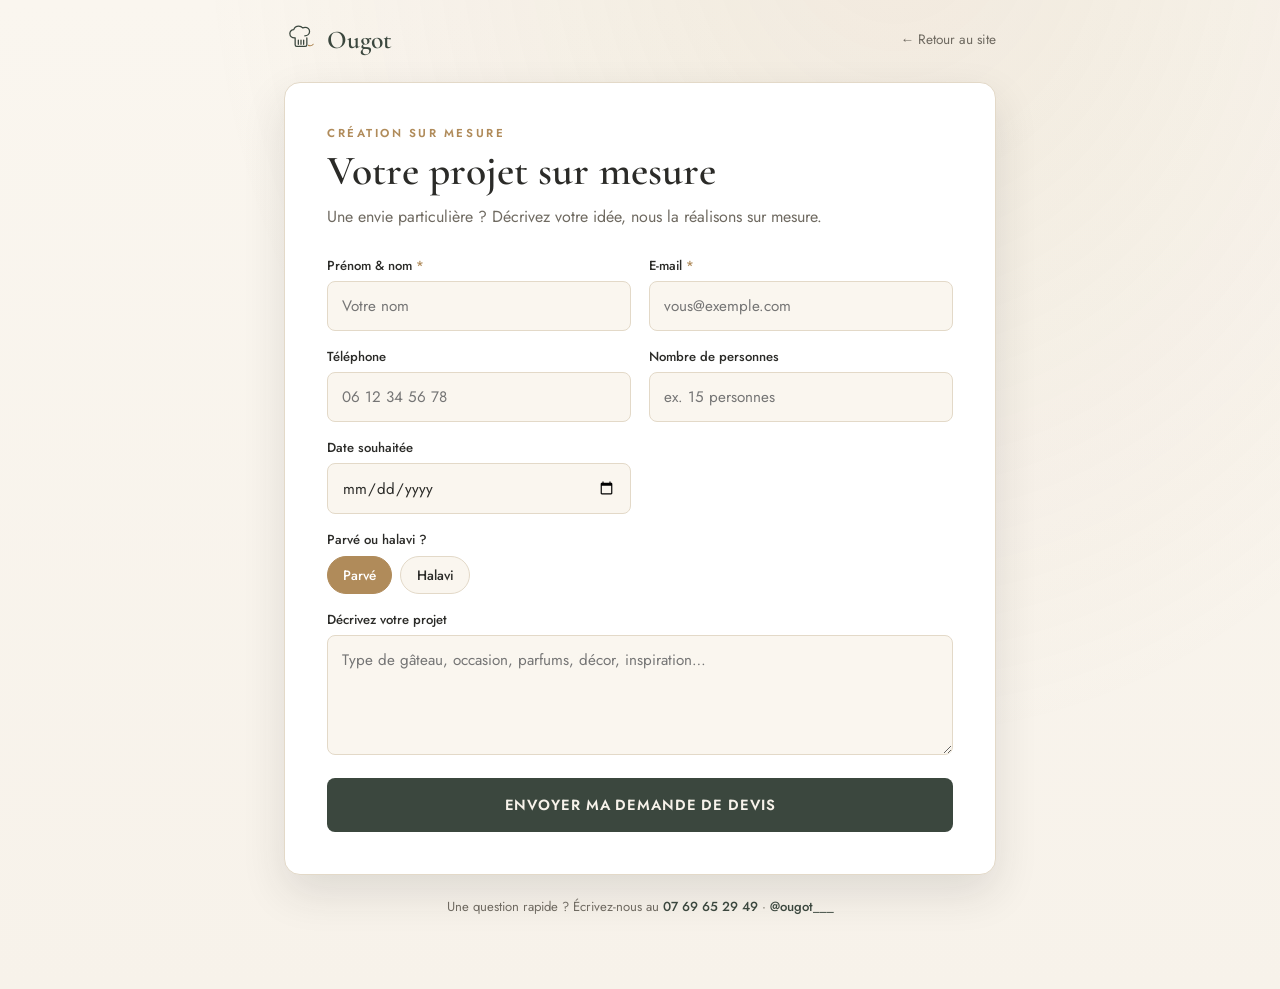
<file: devis.html>
<!DOCTYPE html>
<html lang="fr">
<head>
  <meta charset="utf-8" />
  <meta name="viewport" content="width=device-width, initial-scale=1" />
  <title>Ougot — Demande de devis</title>
  <meta name="description" content="Demandez votre devis personnalisé Ougot : layer cake, number cake, plateaux desserts et buffets sur mesure." />
  <meta name="theme-color" content="#3b473e" />
  <link rel="canonical" href="https://ougot.com/devis.html" />
  <meta property="og:type" content="website" />
  <meta property="og:site_name" content="Ougot" />
  <meta property="og:title" content="Ougot — Demande de devis sur mesure" />
  <meta property="og:description" content="Demandez votre devis personnalisé Ougot : layer cake, number cake, plateaux desserts et buffets sur mesure." />
  <meta property="og:url" content="https://ougot.com/devis.html" />
  <meta property="og:image" content="https://ougot.com/assets/images/creations/plateau-desserts.jpg" />
  <link rel="preconnect" href="https://fonts.googleapis.com" />
  <link rel="preconnect" href="https://fonts.gstatic.com" crossorigin />
  <link href="https://fonts.googleapis.com/css2?family=Cormorant+Garamond:ital,wght@0,400;0,500;0,600;1,400&family=Jost:wght@300;400;500;600&display=swap" rel="stylesheet" />
  <link rel="icon" href="assets/images/favicon.svg" type="image/svg+xml" />
  <style>
    :root{
      --cream:#f7f2ea; --soft:#faf6ef; --cream-deep:#efe7d8; --cream-soft:#f7f2ea;
      --green:#3b473e; --green-dark:#2f382f; --ink:#2b2b28; --muted:#6f6a61;
      --gold:#b08b5a; --line:#e3d9c8;
      --serif:"Cormorant Garamond",Georgia,serif; --sans:"Jost",-apple-system,BlinkMacSystemFont,"Segoe UI",Roboto,sans-serif;
      --radius:8px; --ease:cubic-bezier(.22,.61,.36,1); --shadow:0 18px 44px rgba(43,43,40,.12);
    }
    *{box-sizing:border-box;}
    body{margin:0;font-family:var(--sans);color:var(--ink);
      background:radial-gradient(ellipse at 70% -10%,rgba(176,139,90,.12),transparent 55%),linear-gradient(180deg,var(--soft),var(--cream));
      min-height:100vh;}
    a{color:inherit;text-decoration:none;}
    .topbar{max-width:760px;margin:0 auto;padding:22px 24px 0;display:flex;align-items:center;justify-content:space-between;gap:1rem;}
    .brand{display:flex;align-items:center;gap:.55rem;}
    .brand img{width:34px;height:34px;}
    .brand span{font-family:var(--serif);font-size:1.6rem;color:var(--green);font-weight:600;}
    .back{font-size:.85rem;color:var(--muted);display:inline-flex;align-items:center;gap:.35rem;}
    .back:hover{color:var(--green);}
    .wrap{max-width:760px;margin:0 auto;padding:26px 24px 60px;}
    .card{background:#fff;border:1px solid var(--line);border-radius:16px;box-shadow:var(--shadow);padding:clamp(24px,4vw,42px);}
    .eyebrow{text-transform:uppercase;letter-spacing:.22em;font-size:.72rem;color:var(--gold);font-weight:600;margin:0 0 .5rem;}
    h1{font-family:var(--serif);font-weight:600;font-size:clamp(1.9rem,4vw,2.6rem);line-height:1.1;margin:0 0 .6rem;color:var(--ink);}
    .intro{color:var(--muted);line-height:1.6;margin:0 0 1.6rem;font-size:1rem;}
    form{display:grid;grid-template-columns:1fr 1fr;gap:1rem 1.1rem;}
    #fields{display:contents;}
    .field{display:flex;flex-direction:column;gap:.4rem;}
    .field.full{grid-column:1 / -1;}
    label{font-size:.82rem;font-weight:500;color:var(--ink);}
    label .req{color:var(--gold);}
    input,select,textarea{
      width:100%;font-family:var(--sans);font-size:.95rem;color:var(--ink);
      padding:.8rem .9rem;border:1px solid var(--line);border-radius:var(--radius);background:var(--soft);
    }
    textarea{resize:vertical;min-height:120px;}
    select{appearance:none;cursor:pointer;background-image:url("data:image/svg+xml,%3Csvg xmlns='http://www.w3.org/2000/svg' width='12' height='8' viewBox='0 0 12 8'%3E%3Cpath fill='%236f6a61' d='M6 8 0 0h12z'/%3E%3C/svg%3E");background-repeat:no-repeat;background-position:right .9rem center;padding-right:2.2rem;}
    input:focus,select:focus,textarea:focus{outline:none;border-color:var(--gold);box-shadow:0 0 0 3px rgba(176,139,90,.15);}
    .chips{display:flex;flex-wrap:wrap;gap:.5rem;}
    .chips input{position:absolute;opacity:0;pointer-events:none;}
    .chips label{cursor:pointer;padding:.5rem .95rem;border:1px solid var(--line);border-radius:999px;background:var(--soft);font-size:.85rem;transition:all .18s var(--ease);}
    .chips input:checked + label{background:var(--gold);border-color:var(--gold);color:#fff;}
    .note{grid-column:1 / -1;font-size:.85rem;color:var(--muted);background:var(--cream-deep);border-radius:var(--radius);padding:.8rem 1rem;margin:.2rem 0;}
    .submit{grid-column:1 / -1;margin-top:.4rem;}
    button.send{width:100%;border:none;cursor:pointer;background:var(--green);color:var(--cream-soft);
      font-family:var(--sans);font-size:.92rem;font-weight:600;letter-spacing:.06em;text-transform:uppercase;
      padding:1rem;border-radius:var(--radius);transition:background .2s ease;}
    button.send:hover{background:var(--green-dark);}
    button.send:disabled{opacity:.6;cursor:default;}
    .msg{grid-column:1 / -1;font-size:.92rem;line-height:1.5;margin:0;padding:.9rem 1rem;border-radius:var(--radius);}
    .msg.ok{background:#e8efe6;color:var(--green-dark);}
    .msg.err{background:#f7e7e4;color:#8a3b2e;}
    .foot{text-align:center;color:var(--muted);font-size:.82rem;margin-top:1.4rem;}
    .foot a{color:var(--green);font-weight:500;}
    @media(max-width:560px){form{grid-template-columns:1fr;}}
  </style>
</head>
<body>
  <div class="topbar">
    <a class="brand" href="index.html" aria-label="Ougot — accueil">
      <img src="assets/images/logo.svg" alt="" />
      <span>Ougot</span>
    </a>
    <a class="back" href="index.html">← Retour au site</a>
  </div>

  <div class="wrap">
    <div class="card">
      <p class="eyebrow" id="eyebrow">Demande de devis</p>
      <h1 id="title">Votre projet sur mesure</h1>
      <p class="intro" id="intro">Décrivez-nous votre projet, nous vous recontactons rapidement avec un devis personnalisé.</p>
      <form id="devis-form" novalidate>
        <div id="fields"></div>
      </form>
    </div>
    <p class="foot">Une question rapide ? Écrivez-nous au <a href="tel:+33769652949">07 69 65 29 49</a> · <a href="https://www.instagram.com/ougot___/" target="_blank" rel="noopener">@ougot___</a></p>
  </div>

  <script>
  (function(){
    "use strict";
    var ENDPOINT = "https://formsubmit.co/ajax/ougot27@gmail.com";

    var KIND = { name:"kind", label:"Parvé ou halavi ?", type:"chips", options:["Parvé","Halavi"], full:true };
    var PAREVE_NOTE = { type:"note", text:"🌿 Nos plateaux et buffets sont exclusivement <strong>parvé</strong>." };

    var CONFIG = {
      "layer-cake": {
        eyebrow:"Layer Cake",
        title:"Personnalisez votre Layer Cake",
        intro:"Choisissez la taille, personnalisez votre gâteau (couleurs, décor, message), puis réglez en ligne. Commande à passer au moins 6 jours à l'avance.",
        subject:"🎂 Personnalisation Layer Cake — Ougot",
        pay:true,
        sizes:[
          {label:"10 à 15 personnes — 70 €", url:"https://buy.stripe.com/3cIdR93nN7QL68Yg5i18c07"},
          {label:"15 à 20 personnes — 80 €", url:"https://buy.stripe.com/14AdR9f6vdb540Q1ao18c08"},
          {label:"25 à 30 personnes — 100 €", url:"https://buy.stripe.com/00wbJ17E3fjdape5qE18c09"}
        ],
        fields:[
          {name:"date",label:"Date de l'événement",type:"date"},
          {name:"couleurs",label:"Couleurs / thème",type:"text",placeholder:"ex. tons pastel, thème floral…",full:true},
          {name:"message",label:"Message à écrire sur le gâteau",type:"text",placeholder:"ex. Joyeux anniversaire Sarah",full:true},
          KIND,
          {name:"details",label:"Précisions",type:"textarea",placeholder:"Décor, étages, inspiration, contraintes… tout ce que vous imaginez.",full:true}
        ]
      },
      "number-cake": {
        eyebrow:"Number Cake sur mesure",
        title:"Composez votre Number Cake",
        intro:"Le chiffre de l'événement en biscuit fondant et crème onctueuse, avec la décoration de votre choix. À partir de 20 personnes.",
        subject:"🔢 Devis Number Cake — Ougot",
        fields:[
          {name:"chiffre",label:"Chiffre(s) souhaité(s)",type:"text",placeholder:"ex. 30"},
          {name:"personnes",label:"Nombre de personnes",type:"text",placeholder:"ex. 20 personnes"},
          {name:"date",label:"Date de l'événement",type:"date"},
          {name:"deco",label:"Décoration",type:"select",options:["Fruits rouges","Chocolats & confiseries","Thème personnalisé","À définir ensemble"]},
          KIND,
          {name:"details",label:"Décrivez votre projet",type:"textarea",placeholder:"Couleurs, parfums, thème, inspiration…",full:true}
        ]
      },
      "plateau": {
        eyebrow:"Plateaux desserts",
        title:"Commandez votre plateau dessert",
        intro:"Un assortiment de nos cinq pâtisseries signature en portions individuelles. Indiquez la taille et vos précisions.",
        subject:"🍰 Devis Plateau dessert — Ougot",
        fields:[
          {name:"taille",label:"Taille du plateau",type:"select",options:["10 personnes — 45 pièces — 90 €","20 personnes — 90 pièces — 180 €","30 personnes — 135 pièces — 270 €"]},
          {name:"date",label:"Date souhaitée",type:"date"},
          {name:"livraison",label:"Livraison ou à emporter ?",type:"select",options:["À emporter","Livraison (Levallois & environs)"]},
          PAREVE_NOTE,
          {name:"details",label:"Précisions",type:"textarea",placeholder:"Occasion, préférences parmi les 5 pâtisseries, contraintes…",full:true}
        ]
      },
      "buffet": {
        eyebrow:"Buffets desserts",
        title:"Organisez votre buffet dessert",
        intro:"Un buffet dessert entièrement personnalisé pour vos réceptions. Racontez-nous votre événement.",
        subject:"🎉 Devis Buffet — Ougot",
        fields:[
          {name:"evenement",label:"Type d'événement",type:"select",options:["Anniversaire","Mariage","Bar / Bat-mitsvah","Baptême","Baby shower","Événement professionnel","Autre"]},
          {name:"convives",label:"Nombre de convives",type:"text",placeholder:"ex. 50 personnes"},
          {name:"date",label:"Date de l'événement",type:"date"},
          {name:"livraison",label:"Livraison ou à emporter ?",type:"select",options:["À emporter","Livraison (Levallois & environs)"]},
          PAREVE_NOTE,
          {name:"details",label:"Décrivez votre buffet",type:"textarea",placeholder:"Ambiance, pâtisseries souhaitées, budget indicatif, contraintes…",full:true}
        ]
      },
      "sur-mesure": {
        eyebrow:"Création sur mesure",
        title:"Votre projet sur mesure",
        intro:"Une envie particulière ? Décrivez votre idée, nous la réalisons sur mesure.",
        subject:"✨ Devis création sur mesure — Ougot",
        fields:[
          {name:"personnes",label:"Nombre de personnes",type:"text",placeholder:"ex. 15 personnes"},
          {name:"date",label:"Date souhaitée",type:"date"},
          KIND,
          {name:"details",label:"Décrivez votre projet",type:"textarea",placeholder:"Type de gâteau, occasion, parfums, décor, inspiration…",full:true}
        ]
      }
    };

    function param(k){ return new URLSearchParams(location.search).get(k); }
    var type = param("type");
    var cfg = CONFIG[type] || CONFIG["sur-mesure"];

    document.getElementById("eyebrow").textContent = cfg.eyebrow;
    document.getElementById("title").textContent = cfg.title;
    document.getElementById("intro").textContent = cfg.intro;
    document.title = "Ougot — " + cfg.eyebrow;

    var host = document.getElementById("fields");

    function esc(s){ return String(s).replace(/[&<>"]/g,function(c){return {"&":"&amp;","<":"&lt;",">":"&gt;",'"':"&quot;"}[c];}); }

    // Champs communs (contact) en premier
    var common = [
      {name:"nom",label:"Prénom & nom",type:"text",required:true,placeholder:"Votre nom"},
      {name:"email",label:"E-mail",type:"email",required:true,placeholder:"vous@exemple.com"},
      {name:"telephone",label:"Téléphone",type:"tel",placeholder:"06 12 34 56 78"}
    ];

    function fieldHTML(f){
      if(f.type==="note"){ return '<div class="note">'+f.text+'</div>'; }
      var full = f.full ? " full" : "";
      var req = f.required ? ' <span class="req">*</span>' : "";
      var inner = "";
      if(f.type==="textarea"){
        inner = '<textarea id="f-'+f.name+'" name="'+f.name+'" rows="4" placeholder="'+esc(f.placeholder||"")+'"'+(f.required?" required":"")+'></textarea>';
      } else if(f.type==="select"){
        inner = '<select id="f-'+f.name+'" name="'+f.name+'"><option value="">Choisir…</option>';
        f.options.forEach(function(o){ inner += '<option>'+esc(o)+'</option>'; });
        inner += '</select>';
      } else if(f.type==="chips"){
        inner = '<div class="chips">';
        f.options.forEach(function(o,i){
          var id="c-"+f.name+"-"+i;
          inner += '<input type="radio" id="'+id+'" name="'+f.name+'" value="'+esc(o)+'"'+(i===0?" checked":"")+'><label for="'+id+'">'+esc(o)+'</label>';
        });
        inner += '</div>';
      } else {
        inner = '<input type="'+f.type+'" id="f-'+f.name+'" name="'+f.name+'" placeholder="'+esc(f.placeholder||"")+'"'+(f.required?" required":"")+'>';
      }
      return '<div class="field'+full+'"><label for="f-'+f.name+'">'+esc(f.label)+req+'</label>'+inner+'</div>';
    }

    // Champ taille + prix (produits payables, ex. layer cake)
    var sizeField = null;
    if (cfg.sizes) {
      sizeField = { name:"taille_prix", label:"Taille & prix", type:"select", options: cfg.sizes.map(function(s){ return s.label; }), required:true, full:true };
    }

    var html = "";
    common.forEach(function(f){ html += fieldHTML(f); });
    if (sizeField) html += fieldHTML(sizeField);
    cfg.fields.forEach(function(f){ html += fieldHTML(f); });
    html += '<p class="msg" id="msg" hidden></p>';
    var sendLabel = cfg.pay ? "Envoyer et payer 💳" : "Envoyer ma demande de devis";
    html += '<div class="submit"><button type="submit" class="send" id="send">' + sendLabel + '</button></div>';
    host.innerHTML = html;

    // Date minimum : 6 jours à l'avance
    var d = new Date(); d.setDate(d.getDate()+6);
    var min = d.getFullYear()+"-"+String(d.getMonth()+1).padStart(2,"0")+"-"+String(d.getDate()).padStart(2,"0");
    var frMin = String(d.getDate()).padStart(2,"0")+"/"+String(d.getMonth()+1).padStart(2,"0")+"/"+d.getFullYear();

    var form = document.getElementById("devis-form");
    var msg = document.getElementById("msg");
    var send = document.getElementById("send");

    function showDateErr(el){
      el.value = "";
      msg.hidden = false; msg.className = "msg err";
      msg.innerHTML = "🗓️ Date trop proche : il faut un délai d'au moins 6 jours. Première date possible : le " + frMin + ".";
      msg.scrollIntoView({behavior:"smooth",block:"center"});
    }
    // Blocage en dur des dates < 6 jours (le min natif n'est pas fiable sur mobile)
    document.querySelectorAll('input[type="date"]').forEach(function(el){
      el.min = min;
      el.addEventListener("change", function(){ if (el.value && el.value < min) showDateErr(el); });
    });

    form.addEventListener("submit", function(e){
      e.preventDefault();
      var emailEl = document.getElementById("f-email");
      if(!emailEl.value.trim()){ emailEl.focus(); return; }

      // Blocage en dur : aucune date à moins de 6 jours
      var tooSoon = false;
      document.querySelectorAll('input[type="date"]').forEach(function(el){
        if (el.value && el.value < min) { showDateErr(el); el.focus(); tooSoon = true; }
      });
      if (tooSoon) return;

      // Produit payable : la taille (et donc le lien de paiement) est obligatoire
      var payUrl = null;
      if (cfg.pay && cfg.sizes) {
        var sizeEl = document.getElementById("f-taille_prix");
        var chosen = sizeEl ? sizeEl.value : "";
        var match = cfg.sizes.filter(function(s){ return s.label === chosen; })[0];
        if (!match) { if (sizeEl) sizeEl.focus(); return; }
        payUrl = match.url;
      }

      var labels = {};
      common.concat(sizeField ? [sizeField] : [], cfg.fields).forEach(function(f){ if(f.name) labels[f.name]=f.label; });

      var payload = { _subject: cfg.subject, _template:"table", _captcha:"false", "Sujet du devis": cfg.eyebrow };
      if (cfg.pay) payload["Paiement"] = "Le client est redirigé vers le paiement Stripe après ce formulaire.";
      var data = new FormData(form);
      data.forEach(function(v,k){
        if(v && String(v).trim()) payload[labels[k]||k] = v;
      });

      var original = send.textContent;
      send.disabled = true; send.textContent = "Envoi…";
      msg.hidden = true;

      function finish(ok){
        msg.hidden = false;
        msg.className = "msg " + (ok?"ok":"err");
        if(!ok){
          send.disabled = false; send.textContent = original;
          msg.innerHTML = "Un souci d'envoi. Réessayez, ou écrivez-nous au 07 69 65 29 49.";
          return;
        }
        if(payUrl){
          send.textContent = "Redirection…";
          msg.innerHTML = "✓ Personnalisation enregistrée ! Redirection vers le paiement sécurisé…";
          msg.scrollIntoView({behavior:"smooth",block:"center"});
          setTimeout(function(){ window.location.href = payUrl; }, 1400);
        } else {
          send.disabled = false; send.textContent = original;
          msg.innerHTML = cfg.perso
            ? "✓ Merci ! Votre personnalisation a bien été envoyée. Nous préparons votre gâteau."
            : "✓ Merci ! Votre demande de devis a bien été envoyée. Nous vous recontactons très vite.";
          form.reset();
          msg.scrollIntoView({behavior:"smooth",block:"center"});
        }
      }

      fetch(ENDPOINT,{ method:"POST", headers:{"Content-Type":"application/json","Accept":"application/json"}, body:JSON.stringify(payload) })
        .then(function(r){ return r.json().catch(function(){return {};}); })
        .then(function(){ finish(true); })
        .catch(function(){ finish(false); });
    });
  })();
  </script>
  <script src="status.js"></script>
</body>
</html>
</file>
<file: styles.css>
/* =========================================================
   Ougot — Pâtisserie sur mesure
   Palette : crème / vert forêt · Serif Cormorant + sans Jost
   ========================================================= */

:root {
  --cream:        #f7f2ea;
  --cream-soft:   #faf6ef;
  --cream-deep:   #efe6d8;
  --green:        #3b473e;
  --green-dark:   #2f382f;
  --green-soft:   #58685a;
  --ink:          #2b2b28;
  --muted:        #6f6a61;
  --line:         #e3d9c8;
  --gold:         #b08b5a;
  --white:        #ffffff;

  --serif: "Cormorant Garamond", Georgia, "Times New Roman", serif;
  --sans:  "Jost", -apple-system, BlinkMacSystemFont, "Segoe UI", Roboto, sans-serif;

  --maxw: 1180px;
  --radius: 4px;
  --shadow-sm: 0 2px 14px rgba(43, 43, 40, .06);
  --shadow-md: 0 18px 44px rgba(43, 43, 40, .12);
  --ease: cubic-bezier(.22, .61, .36, 1);
}

/* ---------- Reset / base ---------- */
*, *::before, *::after { box-sizing: border-box; }

[hidden] { display: none !important; }

html { scroll-behavior: smooth; scroll-padding-top: 88px; }

body {
  margin: 0;
  font-family: var(--sans);
  font-weight: 300;
  color: var(--ink);
  background: var(--cream);
  line-height: 1.7;
  -webkit-font-smoothing: antialiased;
  text-rendering: optimizeLegibility;
}

img { max-width: 100%; display: block; }

a { color: inherit; text-decoration: none; }

h1, h2, h3 {
  font-family: var(--serif);
  font-weight: 500;
  line-height: 1.12;
  letter-spacing: .2px;
  margin: 0;
  color: var(--ink);
}

p { margin: 0 0 1rem; }

.container { width: 100%; max-width: var(--maxw); margin-inline: auto; padding-inline: 24px; }

.visually-hidden {
  position: absolute; width: 1px; height: 1px; padding: 0; margin: -1px;
  overflow: hidden; clip: rect(0 0 0 0); white-space: nowrap; border: 0;
}

.eyebrow {
  font-family: var(--sans);
  text-transform: uppercase;
  letter-spacing: .28em;
  font-size: .72rem;
  font-weight: 500;
  color: var(--gold);
  margin: 0 0 1rem;
}

/* ---------- Buttons ---------- */
.btn {
  display: inline-flex;
  align-items: center;
  justify-content: center;
  gap: .5rem;
  font-family: var(--sans);
  font-weight: 500;
  font-size: .82rem;
  letter-spacing: .08em;
  text-transform: uppercase;
  padding: .95rem 1.7rem;
  border-radius: var(--radius);
  border: 1px solid transparent;
  cursor: pointer;
  transition: transform .25s var(--ease), background .25s var(--ease), color .25s var(--ease), border-color .25s var(--ease);
}
.btn:hover { transform: translateY(-2px); }
.btn-primary { background: var(--green); color: var(--cream-soft); }
.btn-primary:hover { background: var(--green-dark); }
.btn-dark { background: var(--green); color: var(--cream-soft); }
.btn-dark:hover { background: var(--green-dark); }
.btn-ghost { background: transparent; color: var(--ink); border-color: var(--line); }
.btn-ghost:hover { border-color: var(--green); color: var(--green); }
.btn-light { background: var(--cream-soft); color: var(--green-dark); }
.btn-light:hover { background: var(--white); }
.btn-block { width: 100%; }

/* ---------- Header ---------- */
.site-header {
  position: sticky;
  top: 0;
  z-index: 50;
  background: rgba(247, 242, 234, .88);
  backdrop-filter: blur(10px);
  border-bottom: 1px solid transparent;
  transition: border-color .3s var(--ease), box-shadow .3s var(--ease), background .3s var(--ease);
}
.site-header.is-scrolled {
  border-color: var(--line);
  box-shadow: var(--shadow-sm);
}
.header-inner {
  display: flex;
  align-items: center;
  justify-content: space-between;
  gap: 1.5rem;
  min-height: 76px;
}

.brand { display: inline-flex; align-items: center; gap: .6rem; }
.brand-mark { width: 34px; height: 34px; }
.brand-name {
  font-family: var(--serif);
  font-size: 1.9rem;
  font-weight: 500;
  letter-spacing: .5px;
  line-height: 1;
}

.primary-nav ul {
  display: flex;
  align-items: center;
  gap: 1.6rem;
  list-style: none;
  margin: 0;
  padding: 0;
}
.primary-nav a {
  font-family: var(--sans);
  font-size: .82rem;
  font-weight: 400;
  letter-spacing: .02em;
  color: var(--ink);
  padding: .35rem 0;
  position: relative;
  white-space: nowrap;
  transition: color .2s var(--ease);
}
.primary-nav a::after {
  content: "";
  position: absolute;
  left: 0; bottom: -2px;
  width: 0; height: 1.5px;
  background: var(--green);
  transition: width .28s var(--ease);
}
.primary-nav a:hover,
.primary-nav a.is-active { color: var(--green); }
.primary-nav a:hover::after,
.primary-nav a.is-active::after { width: 100%; }

.nav-toggle {
  display: none;
  flex-direction: column;
  justify-content: center;
  gap: 5px;
  width: 44px; height: 44px;
  background: none; border: none; cursor: pointer;
  padding: 10px;
}
.nav-toggle span {
  display: block; height: 2px; width: 100%;
  background: var(--ink); border-radius: 2px;
  transition: transform .3s var(--ease), opacity .3s var(--ease);
}
.nav-toggle[aria-expanded="true"] span:nth-child(1) { transform: translateY(7px) rotate(45deg); }
.nav-toggle[aria-expanded="true"] span:nth-child(2) { opacity: 0; }
.nav-toggle[aria-expanded="true"] span:nth-child(3) { transform: translateY(-7px) rotate(-45deg); }

/* ---------- Hero ---------- */
.hero {
  background:
    radial-gradient(ellipse at 80% 0%, rgba(176,139,90,.10), transparent 55%),
    linear-gradient(180deg, var(--cream-soft), var(--cream));
  padding: clamp(3rem, 6vw, 5.5rem) 0 clamp(3.5rem, 7vw, 6rem);
}
.hero-grid {
  display: grid;
  grid-template-columns: 1.05fr 1fr;
  gap: clamp(2rem, 5vw, 4.5rem);
  align-items: center;
}
.hero-text h1 {
  font-size: clamp(2.4rem, 5.2vw, 4rem);
  margin: 0 0 1.4rem;
}
.hero-lead {
  font-size: 1.08rem;
  color: var(--muted);
  max-width: 46ch;
  margin-bottom: 2rem;
}
.hero-actions { display: flex; flex-wrap: wrap; gap: 1rem; }
.hero-media {
  position: relative;
}
.hero-media img {
  width: 100%;
  aspect-ratio: 4 / 5;
  object-fit: cover;
  border-radius: 6px;
  box-shadow: var(--shadow-md);
}
.hero-media::after {
  content: "";
  position: absolute;
  inset: 18px -18px -18px 18px;
  border: 1px solid var(--line);
  border-radius: 6px;
  z-index: -1;
}

/* ---------- Section heads ---------- */
.section-head {
  max-width: 640px;
  margin: 0 auto clamp(2.2rem, 4vw, 3.4rem);
  text-align: center;
}
.section-head h2 {
  font-size: clamp(2rem, 3.8vw, 2.9rem);
  margin-bottom: 1rem;
}
.section-head p { color: var(--muted); margin: 0; }

/* ---------- Services / cards ---------- */
.services { padding: clamp(3.5rem, 7vw, 6rem) 0; }
.cards {
  display: grid;
  grid-template-columns: repeat(2, 1fr);
  gap: clamp(1.4rem, 3vw, 2.4rem);
}
.card {
  background: var(--cream-soft);
  border: 1px solid var(--line);
  border-radius: 6px;
  overflow: hidden;
  display: flex;
  flex-direction: column;
  transition: transform .35s var(--ease), box-shadow .35s var(--ease);
}
.card:hover { transform: translateY(-6px); box-shadow: var(--shadow-md); }
.card-media { overflow: hidden; }
.card-media img {
  width: 100%;
  aspect-ratio: 16 / 11;
  object-fit: cover;
  transition: transform .6s var(--ease);
}
.card:hover .card-media img { transform: scale(1.05); }
.card-body { padding: 1.8rem 1.7rem 2rem; display: flex; flex-direction: column; gap: .6rem; flex: 1; }
.card-body h3 { font-size: 1.7rem; }
.card-body p { color: var(--muted); margin: 0; flex: 1; }
.card-body .btn { align-self: flex-start; margin-top: 1.2rem; }

/* ---------- Menu : gâteaux ---------- */
.menu { padding: clamp(3.5rem, 7vw, 6rem) 0; }
.menu-grid {
  display: grid;
  grid-template-columns: repeat(3, 1fr);
  gap: clamp(1.4rem, 3vw, 2.2rem);
}
.cake {
  background: var(--cream-soft);
  border: 1px solid var(--line);
  border-radius: 6px;
  overflow: hidden;
  display: flex;
  flex-direction: column;
  transition: transform .35s var(--ease), box-shadow .35s var(--ease);
}
.cake:hover { transform: translateY(-6px); box-shadow: var(--shadow-md); }
.cake-media { overflow: hidden; background: var(--cream-deep); }
.cake-media img {
  width: 100%;
  aspect-ratio: 1 / 1;
  object-fit: contain;
  transition: transform .6s var(--ease);
}
.cake:hover .cake-media img { transform: scale(1.03); }
.cake-body { padding: 1.4rem 1.5rem 1.7rem; display: flex; flex-direction: column; gap: .35rem; flex: 1; }
.cake-head { display: flex; align-items: baseline; justify-content: space-between; gap: 1rem; }
.cake-head h3 { font-size: 1.55rem; }
.price {
  font-family: var(--serif);
  font-size: 1.5rem;
  font-weight: 600;
  color: var(--green);
  white-space: nowrap;
}
.serves {
  font-size: .72rem;
  text-transform: uppercase;
  letter-spacing: .14em;
  color: var(--gold);
  margin: 0;
}
.cake-desc { color: var(--muted); margin: .5rem 0 0; font-size: .95rem; }
.menu-note { text-align: center; color: var(--muted); font-style: italic; margin: 2.4rem 0 1.4rem; }
.menu-cta { text-align: center; }

/* ---------- Signature : features ---------- */
.signature { background: var(--cream-deep); padding: clamp(3.5rem, 7vw, 6rem) 0; }
.feature {
  display: grid;
  grid-template-columns: 1fr 1fr;
  gap: clamp(2rem, 5vw, 4rem);
  align-items: center;
  margin-top: clamp(2rem, 4vw, 3.5rem);
}
.feature:first-of-type { margin-top: 0; }
.feature-media img {
  width: 100%;
  aspect-ratio: 4 / 3;
  object-fit: cover;
  border-radius: 6px;
  box-shadow: var(--shadow-md);
}
.feature--reverse .feature-media { order: 2; }
.feature-text h3 { font-size: clamp(1.8rem, 3.2vw, 2.4rem); margin-bottom: 1rem; }
.feature-text p { color: var(--muted); }
.feature-list { list-style: none; padding: 0; margin: 0 0 1.2rem; display: flex; flex-wrap: wrap; gap: .5rem .8rem; }
.feature-list li {
  font-size: .78rem;
  text-transform: uppercase;
  letter-spacing: .1em;
  color: var(--green);
  background: rgba(59, 71, 62, .08);
  border-radius: 999px;
  padding: .35rem .9rem;
}
.feature-price { margin: 0 0 1.4rem; }
.feature-price span {
  font-family: var(--serif);
  font-size: 1.6rem;
  font-weight: 600;
  color: var(--green);
}
.tiers { display: grid; gap: .6rem; margin: 1.4rem 0 1.8rem; max-width: 340px; }
.tier {
  display: flex;
  align-items: baseline;
  justify-content: space-between;
  gap: 1rem;
  padding-bottom: .6rem;
  border-bottom: 1px dashed var(--line);
}
.tier-serves { color: var(--muted); font-size: .95rem; }
.tier-price { font-family: var(--serif); font-size: 1.4rem; font-weight: 600; color: var(--green); }

/* ---------- Platters & buffets ---------- */
.platters { padding: clamp(3.5rem, 7vw, 6rem) 0; }
.subhead { font-size: 1.7rem; margin: 0 0 1.4rem; }
.pastry-grid {
  display: grid;
  grid-template-columns: repeat(4, 1fr);
  gap: clamp(1rem, 2.4vw, 1.6rem);
  margin-bottom: clamp(2.4rem, 5vw, 3.5rem);
}
.pastry {
  margin: 0;
  background: var(--cream-soft);
  border: 1px solid var(--line);
  border-radius: 6px;
  overflow: hidden;
  transition: transform .3s var(--ease), box-shadow .3s var(--ease);
}
.pastry:hover { transform: translateY(-4px); box-shadow: var(--shadow-md); }
.pastry img {
  width: 100%;
  aspect-ratio: 4 / 3;
  object-fit: cover;
  transition: transform .5s var(--ease);
}
.pastry:hover img { transform: scale(1.05); }
.pastry figcaption {
  font-family: var(--serif);
  font-size: 1.15rem;
  color: var(--ink);
  text-align: center;
  padding: .85rem .8rem 1rem;
  line-height: 1.25;
}
.platter-showcase { margin-bottom: clamp(2rem, 4vw, 3rem); }
.platter-showcase img {
  width: 100%;
  aspect-ratio: 16 / 10;
  object-fit: cover;
  border-radius: 8px;
  box-shadow: var(--shadow-md);
}
.platters-grid {
  display: grid;
  grid-template-columns: 1.15fr 1fr;
  gap: clamp(1.6rem, 4vw, 3rem);
  align-items: start;
  margin-bottom: clamp(2.4rem, 5vw, 3.6rem);
}
.pastry-chips {
  list-style: none;
  padding: 0;
  margin: 0;
  display: flex;
  flex-wrap: wrap;
  gap: .6rem;
}
.pastry-chips li {
  background: var(--cream-soft);
  border: 1px solid var(--line);
  border-radius: 999px;
  padding: .5rem 1rem;
  font-size: .9rem;
  color: var(--ink);
}
.platter-pricing { max-width: 460px; }
.pricing-card {
  background: var(--cream-soft);
  border: 1px solid var(--line);
  border-radius: 6px;
  padding: .6rem 1.4rem;
  margin-bottom: 1.1rem;
}
.pricing-row {
  display: flex;
  align-items: baseline;
  justify-content: space-between;
  gap: 1rem;
  padding: 1rem 0;
  border-bottom: 1px solid var(--line);
}
.pricing-row:last-child { border-bottom: none; }
.pricing-row span { color: var(--ink); display: flex; flex-direction: column; }
.pricing-row span em { font-style: normal; font-size: .82rem; color: var(--muted); margin-top: .15rem; }
.pricing-row strong { font-family: var(--serif); font-size: 1.4rem; font-weight: 600; color: var(--green); white-space: nowrap; }
.pricing-note { font-size: .88rem; color: var(--muted); margin-bottom: 1.4rem; }

.platter-sub { font-size: .95rem; color: var(--muted); margin: -0.6rem 0 1.2rem; }
.platter-pareve { font-size: .9rem; color: var(--green); margin-top: 1.2rem; }
.platter-pareve strong { color: var(--green); }

/* Notice délai / livraison / cacherout */
.lead-notice {
  margin: 1.6rem auto 0;
  max-width: 760px;
  background: var(--cream-soft);
  border: 1px solid var(--line);
  border-radius: 999px;
  padding: .7rem 1.4rem;
  font-size: .9rem;
  color: var(--ink);
  text-align: center;
}
.lead-notice strong { color: var(--green); }

/* Layer cake : note personnalisation */
.feature-custom {
  margin-top: 1.4rem;
  font-size: .92rem;
  color: var(--muted);
  border-left: 2px solid var(--gold);
  padding-left: 1rem;
}
.feature-custom a { color: var(--green); text-decoration: underline; }

.buffet-section {
  display: grid;
  gap: clamp(1.2rem, 2.5vw, 1.8rem);
}
.buffet-gallery {
  display: grid;
  grid-template-columns: 1fr 1fr;
  gap: clamp(.8rem, 2vw, 1.4rem);
}
.buffet-gallery img {
  width: 100%;
  aspect-ratio: 4 / 3;
  object-fit: cover;
  border-radius: 8px;
  box-shadow: var(--shadow-md);
}
.buffet {
  background: linear-gradient(180deg, var(--green), var(--green-dark));
  border-radius: 8px;
  color: var(--cream-soft);
  padding: clamp(2.4rem, 5vw, 3.4rem);
}
.buffet-inner { max-width: 640px; }
.buffet h3 { color: var(--cream-soft); font-size: clamp(1.8rem, 3.2vw, 2.4rem); margin-bottom: 1rem; }
.buffet p { color: rgba(247, 242, 234, .85); }
.buffet-meta { font-size: .9rem; color: rgba(247, 242, 234, .7); margin-bottom: 1.6rem; }

/* ---------- About ---------- */
.about {
  background: var(--cream-deep);
  padding: clamp(3.5rem, 7vw, 6rem) 0;
}
.about-grid {
  display: grid;
  grid-template-columns: 1fr 1.05fr;
  gap: clamp(2rem, 5vw, 4rem);
  align-items: center;
}
.about-media img {
  width: 100%;
  aspect-ratio: 3 / 2;
  object-fit: cover;
  border-radius: 6px;
  box-shadow: var(--shadow-md);
}
.about-text h2 { font-size: clamp(1.9rem, 3.6vw, 2.7rem); margin-bottom: 1.2rem; }
.about-text p { color: var(--muted); }
.about-highlights {
  display: flex;
  flex-wrap: wrap;
  gap: 1.6rem 2.4rem;
  list-style: none;
  padding: 0;
  margin: 1.8rem 0 0;
}
.about-highlights li { display: flex; flex-direction: column; }
.about-highlights strong {
  font-family: var(--serif);
  font-size: 1.8rem;
  color: var(--green);
  line-height: 1.1;
}
.about-highlights span {
  font-size: .78rem;
  text-transform: uppercase;
  letter-spacing: .14em;
  color: var(--muted);
}

/* ---------- Testimonial ---------- */
.testimonial {
  padding: clamp(3.5rem, 7vw, 6rem) 0;
  text-align: center;
}
.testimonial blockquote { margin: 0; max-width: 820px; margin-inline: auto; }
.testimonial blockquote p {
  font-family: var(--serif);
  font-size: clamp(1.5rem, 3.2vw, 2.2rem);
  font-style: italic;
  line-height: 1.4;
  color: var(--ink);
  margin-bottom: 1.4rem;
}
.testimonial footer {
  font-family: var(--sans);
  text-transform: uppercase;
  letter-spacing: .2em;
  font-size: .8rem;
  color: var(--gold);
}

/* ---------- CTA ---------- */
.cta {
  background:
    linear-gradient(180deg, var(--green), var(--green-dark));
  color: var(--cream-soft);
  padding: clamp(3.5rem, 7vw, 5.5rem) 0;
}
.cta-inner { max-width: 640px; margin-inline: auto; text-align: center; }
.cta-inner h2 { color: var(--cream-soft); font-size: clamp(2rem, 4vw, 2.9rem); margin-bottom: 1.1rem; }
.cta-inner p { color: rgba(247, 242, 234, .82); margin-bottom: 2rem; }

/* ---------- FAQ ---------- */
.faq { padding: clamp(3.5rem, 7vw, 6rem) 0; }
.faq-list { max-width: 820px; margin-inline: auto; }
.faq-item {
  border-bottom: 1px solid var(--line);
}
.faq-item summary {
  list-style: none;
  cursor: pointer;
  padding: 1.4rem 3rem 1.4rem 0;
  position: relative;
  font-family: var(--serif);
  font-size: 1.4rem;
  color: var(--ink);
  transition: color .2s var(--ease);
}
.faq-item summary::-webkit-details-marker { display: none; }
.faq-item summary:hover { color: var(--green); }
.faq-item summary::after {
  content: "+";
  position: absolute;
  right: 4px; top: 50%;
  transform: translateY(-50%);
  font-family: var(--sans);
  font-size: 1.6rem;
  font-weight: 300;
  color: var(--green);
  transition: transform .3s var(--ease);
}
.faq-item[open] summary::after { transform: translateY(-50%) rotate(45deg); }
.faq-answer { padding: 0 3rem 1.5rem 0; color: var(--muted); }
.faq-answer p { margin: 0; }

/* ---------- Instagram ---------- */
.instagram {
  background: var(--cream-deep);
  padding: clamp(3.5rem, 7vw, 6rem) 0;
}
.insta-grid {
  display: grid;
  grid-template-columns: repeat(4, 1fr);
  gap: clamp(.8rem, 2vw, 1.4rem);
}
.insta-tile {
  display: block;
  overflow: hidden;
  border-radius: 4px;
  position: relative;
}
.insta-tile img {
  width: 100%;
  aspect-ratio: 1 / 1;
  object-fit: cover;
  transition: transform .5s var(--ease);
}
.insta-tile::after {
  content: "";
  position: absolute; inset: 0;
  background: rgba(59, 71, 62, 0);
  transition: background .35s var(--ease);
}
.insta-tile:hover img { transform: scale(1.08); }
.insta-tile:hover::after { background: rgba(59, 71, 62, .18); }
.insta-cta { text-align: center; margin-top: 2.4rem; }

/* ---------- Footer ---------- */
.site-footer {
  background: var(--green-dark);
  color: rgba(247, 242, 234, .82);
  padding: clamp(3rem, 5vw, 4.5rem) 0 1.6rem;
}
.footer-grid {
  display: grid;
  grid-template-columns: 1.4fr 1fr 1fr 1.3fr;
  gap: 2.4rem;
  padding-bottom: 2.6rem;
  border-bottom: 1px solid rgba(247, 242, 234, .14);
}
.brand--footer .brand-name { color: var(--cream-soft); }
.brand--footer .brand-mark { filter: brightness(0) invert(1); opacity: .92; }
.footer-brand p { margin-top: .9rem; max-width: 28ch; }
.footer-col h3 {
  font-family: var(--sans);
  font-size: .8rem;
  text-transform: uppercase;
  letter-spacing: .16em;
  font-weight: 500;
  color: var(--cream-soft);
  margin-bottom: 1.1rem;
}
.footer-list { list-style: none; padding: 0; margin: 0; display: grid; gap: .6rem; }
.footer-list a { transition: color .2s var(--ease); }
.footer-list a:hover { color: var(--cream-soft); }
.footer-form { display: grid; gap: .8rem; }
.footer-form input,
.footer-form select,
.footer-form textarea {
  width: 100%;
  padding: .85rem 1rem;
  border-radius: var(--radius);
  border: 1px solid rgba(247, 242, 234, .22);
  background: rgba(247, 242, 234, .06);
  color: var(--cream-soft);
  font-family: var(--sans);
  font-size: .9rem;
}
.footer-form textarea { resize: vertical; min-height: 3.4rem; }
.footer-form select { appearance: none; cursor: pointer; }
.footer-form select option { color: #2b2b28; }
.footer-form input::placeholder,
.footer-form textarea::placeholder { color: rgba(247, 242, 234, .55); }
.footer-form input:focus,
.footer-form select:focus,
.footer-form textarea:focus { outline: none; border-color: var(--gold); }
.footer-bottom {
  display: flex;
  flex-wrap: wrap;
  justify-content: space-between;
  gap: .6rem;
  padding-top: 1.6rem;
  font-size: .82rem;
}
.footer-bottom p { margin: 0; }
.footer-legal a:hover { color: var(--cream-soft); }

/* ---------- Reveal on scroll ---------- */
.reveal {
  opacity: 0;
  transform: translateY(26px);
  transition: opacity .7s var(--ease), transform .7s var(--ease);
}
.reveal.is-visible { opacity: 1; transform: none; }

/* ---------- Responsive ---------- */
@media (max-width: 1000px) {
  .menu-grid { grid-template-columns: repeat(2, 1fr); }
}

@media (max-width: 960px) {
  .hero-grid { grid-template-columns: 1fr; }
  .hero-media { order: -1; max-width: 480px; }
  .about-grid { grid-template-columns: 1fr; }
  .about-media { max-width: 460px; }
  .footer-grid { grid-template-columns: 1fr 1fr; }
  .feature, .feature--reverse { grid-template-columns: 1fr; }
  .feature-media, .feature--reverse .feature-media { order: -1; max-width: 520px; }
  .pastry-grid { grid-template-columns: repeat(3, 1fr); }
  .platters-grid { grid-template-columns: 1fr; }
}

@media (max-width: 860px) {
  .nav-toggle { display: flex; }
  .primary-nav {
    position: fixed;
    inset: 76px 0 auto 0;
    background: var(--cream-soft);
    border-bottom: 1px solid var(--line);
    box-shadow: var(--shadow-md);
    max-height: 0;
    overflow: hidden;
    transition: max-height .4s var(--ease);
  }
  .primary-nav.is-open { max-height: 70vh; }
  .primary-nav ul {
    flex-direction: column;
    align-items: stretch;
    gap: 0;
    padding: .5rem 24px 1.2rem;
  }
  .primary-nav li { border-bottom: 1px solid var(--line); }
  .primary-nav li:last-child { border-bottom: none; }
  .primary-nav a { display: block; padding: 1rem 0; font-size: .95rem; }
  .primary-nav a::after { display: none; }
}

@media (max-width: 620px) {
  .cards { grid-template-columns: 1fr; }
  .menu-grid { grid-template-columns: 1fr; }
  .pastry-grid { grid-template-columns: repeat(2, 1fr); }
  .insta-grid { grid-template-columns: repeat(2, 1fr); }
  .footer-grid { grid-template-columns: 1fr; }
  .hero-media::after { display: none; }
}

@media (prefers-reduced-motion: reduce) {
  html { scroll-behavior: auto; }
  .reveal { opacity: 1; transform: none; transition: none; }
  * { animation-duration: .001ms !important; transition-duration: .001ms !important; }
}

/* =========================================================
   Boutique : panier & commande
   ========================================================= */
.header-actions { display: flex; align-items: center; gap: .4rem; }

.cart-btn {
  position: relative;
  display: inline-flex;
  align-items: center;
  justify-content: center;
  width: 44px; height: 44px;
  background: none; border: none; cursor: pointer;
  color: var(--ink);
  border-radius: 999px;
  transition: background .2s var(--ease), color .2s var(--ease);
}
.cart-btn:hover { background: rgba(59,71,62,.08); color: var(--green); }
.cart-count {
  position: absolute; top: 3px; right: 2px;
  min-width: 18px; height: 18px; padding: 0 4px;
  background: var(--gold); color: #fff;
  font-family: var(--sans); font-size: .68rem; font-weight: 600;
  border-radius: 999px;
  display: flex; align-items: center; justify-content: center;
  line-height: 1;
}

.btn-sm { padding: .5rem .9rem; font-size: .68rem; }

/* Add-to-cart in cake cards */
.cake-body .add-to-cart { align-self: flex-start; margin-top: 1.1rem; }
.add-to-cart.added { background: var(--gold); }

/* Layer cake tiers: make room for the button */
.tier { flex-wrap: wrap; }
.tier .add-to-cart { margin-left: auto; }

/* Overlay */
.cart-overlay {
  position: fixed; inset: 0;
  background: rgba(43,43,40,.5);
  backdrop-filter: blur(2px);
  z-index: 90;
  opacity: 0; transition: opacity .3s var(--ease);
}
.cart-overlay.is-open { opacity: 1; }

/* Drawer */
.cart-drawer {
  position: fixed; top: 0; right: 0; bottom: 0;
  width: min(420px, 92vw);
  background: var(--cream-soft);
  z-index: 100;
  display: flex; flex-direction: column;
  transform: translateX(100%);
  transition: transform .35s var(--ease);
  box-shadow: -12px 0 40px rgba(43,43,40,.18);
}
.cart-drawer.is-open { transform: none; }
.cart-drawer-head {
  display: flex; align-items: center; justify-content: space-between;
  padding: 1.4rem 1.5rem;
  border-bottom: 1px solid var(--line);
}
.cart-drawer-head h2 { font-size: 1.6rem; }
.cart-close {
  background: none; border: none; cursor: pointer;
  font-size: 1.9rem; line-height: 1; color: var(--muted);
  width: 40px; height: 40px; border-radius: 999px;
  transition: background .2s var(--ease), color .2s var(--ease);
}
.cart-close:hover { background: rgba(59,71,62,.08); color: var(--ink); }
.cart-body { padding: 1.3rem 1.5rem 1.6rem; overflow-y: auto; flex: 1; }

/* Cart items */
.cart-items { list-style: none; margin: 0 0 1rem; padding: 0; display: grid; gap: .9rem; }
.cart-item {
  display: grid;
  grid-template-columns: 1fr auto;
  gap: .2rem .8rem;
  padding-bottom: .9rem;
  border-bottom: 1px solid var(--line);
}
.cart-item h4 { font-family: var(--serif); font-size: 1.2rem; font-weight: 500; margin: 0; }
.cart-item .ci-serves { grid-column: 1; font-size: .74rem; text-transform: uppercase; letter-spacing: .12em; color: var(--gold); }
.cart-item .ci-price { font-family: var(--serif); font-size: 1.2rem; color: var(--green); font-weight: 600; text-align: right; }
.cart-qty { grid-column: 1; display: inline-flex; align-items: center; gap: .5rem; margin-top: .35rem; }
.cart-qty button {
  width: 26px; height: 26px; border-radius: 6px;
  border: 1px solid var(--line); background: var(--white); cursor: pointer;
  font-size: 1rem; line-height: 1; color: var(--ink);
  display: inline-flex; align-items: center; justify-content: center;
}
.cart-qty button:hover { border-color: var(--green); color: var(--green); }
.cart-qty span { min-width: 20px; text-align: center; font-weight: 500; }
.ci-remove { grid-column: 2; align-self: end; background: none; border: none; color: var(--muted); cursor: pointer; font-size: .78rem; text-decoration: underline; padding: 0; }
.ci-remove:hover { color: #a33; }

.cart-empty { color: var(--muted); text-align: center; padding: 2rem 0; }
.cart-total {
  display: flex; align-items: baseline; justify-content: space-between;
  padding: 1rem 0; margin-top: .4rem;
  border-top: 2px solid var(--line);
  font-size: 1.05rem;
}
.cart-total strong { font-family: var(--serif); font-size: 1.7rem; color: var(--green); }
.cart-note { font-size: .78rem; color: var(--muted); margin: .8rem 0 0; text-align: center; }

/* Checkout form */
.checkout-form { display: grid; gap: .9rem; }
.checkout-back, .checkout-close-done {
  justify-self: start; background: none; border: none; cursor: pointer;
  color: var(--green); font-family: var(--sans); font-size: .85rem; padding: 0;
}
.checkout-back:hover { text-decoration: underline; }
.checkout-form h3, .checkout-done h3 { font-size: 1.4rem; }
.checkout-form label { display: grid; gap: .35rem; font-size: .82rem; color: var(--muted); font-weight: 500; }
.checkout-form input,
.checkout-form textarea {
  width: 100%; padding: .7rem .85rem;
  border: 1px solid var(--line); border-radius: var(--radius);
  background: var(--white); font-family: var(--sans); font-size: .95rem; color: var(--ink);
}
.checkout-form input:focus,
.checkout-form textarea:focus { outline: none; border-color: var(--green); }
.mode-choice { border: none; padding: 0; margin: 0; display: grid; gap: .4rem; }
.mode-choice legend { font-size: .82rem; color: var(--muted); font-weight: 500; padding: 0; margin-bottom: .1rem; }
.mode-choice .radio { display: flex; align-items: center; gap: .5rem; font-size: .92rem; color: var(--ink); font-weight: 400; }
.mode-choice .radio input { width: auto; margin: 0; }
.checkout-summary {
  background: var(--cream-deep); border-radius: var(--radius);
  padding: .9rem 1rem; font-size: .88rem; color: var(--ink);
}
.checkout-summary .cs-line { display: flex; justify-content: space-between; gap: 1rem; padding: .15rem 0; }
.checkout-summary .cs-total { border-top: 1px solid var(--line); margin-top: .4rem; padding-top: .5rem; font-weight: 600; }

/* Confirmation */
.checkout-done { text-align: center; padding: 1.5rem 0; }
.check-ico {
  width: 64px; height: 64px; margin: 0 auto 1.1rem;
  border-radius: 999px; background: var(--green); color: var(--cream-soft);
  display: flex; align-items: center; justify-content: center; font-size: 2rem;
}
.checkout-done p { color: var(--muted); margin-bottom: 1.4rem; }

@media (prefers-reduced-motion: reduce) {
  .cart-drawer, .cart-overlay { transition: none; }
}

.order-ref {
  font-family: var(--sans);
  font-size: .82rem;
  letter-spacing: .04em;
  color: var(--green);
  background: var(--cream-deep);
  border-radius: var(--radius);
  padding: .6rem 1rem;
  margin: 0 0 1.2rem;
  display: inline-block;
}
.checkout-done .btn + .btn { margin-top: .7rem; }

/* ---------- Options gâteau (taille + pareve/halavi) ---------- */
.cake-options { margin-top: 1rem; display: grid; gap: .6rem; }
.opt-group { display: flex; flex-wrap: wrap; gap: .4rem; }
.opt-group .opt {
  cursor: pointer;
  font-family: var(--sans);
  font-size: .82rem;
  padding: .45rem .8rem;
  border-radius: 999px;
  border: 1px solid var(--line);
  background: var(--cream-soft);
  color: var(--ink);
  transition: all .18s var(--ease);
  white-space: nowrap;
}
.opt-group .opt:hover { border-color: var(--gold); }
.opt-group .opt.is-active {
  background: var(--green);
  border-color: var(--green);
  color: var(--cream-soft);
}
.opt-kind .opt.is-active { background: var(--gold); border-color: var(--gold); }

/* ---------- Paiement en ligne (Stripe) ---------- */
.cake-actions { display: flex; flex-direction: column; gap: .5rem; margin-top: 1.1rem; align-items: flex-start; }
.cake-actions .btn { margin-top: 0; }
.btn-pay { background: var(--gold); color: #fff; border-color: var(--gold); }
.btn-pay:hover { background: #9a7748; border-color: #9a7748; }
.cake-pay.is-soon { background: var(--cream-deep); color: var(--muted); border-color: var(--line); cursor: default; pointer-events: none; }

/* Rappel du délai de 6 jours */
.cake-delay { margin: 1.1rem 0 0; font-size: .82rem; color: var(--green); display: flex; align-items: center; gap: .3rem; }
.cake-delay strong { color: var(--green); }
.cart-delay {
  margin: 0 0 1rem; padding: .7rem .9rem; border-radius: var(--radius);
  background: rgba(176, 139, 90, .12); border: 1px solid rgba(176, 139, 90, .3);
  font-size: .85rem; color: var(--ink); text-align: center;
}
.cart-delay strong { color: var(--green); }

/* Layer cake : actions par palier (payer + ajouter) */
.tier-actions { margin-left: auto; display: flex; gap: .4rem; align-items: center; flex-wrap: wrap; justify-content: flex-end; }
.tier-actions .add-to-cart { margin-left: 0; }

/* Devis rapide (pied de page) */
.footer-devis-text { font-size: .85rem; color: rgba(247,242,234,.7); margin: 0 0 .8rem; }
.footer-devis-msg { font-size: .85rem; margin: .8rem 0 0; line-height: 1.5; }

/* Panier : action de paiement par article */
.ci-pay { grid-column: 1; justify-self: start; margin-top: .5rem; }
.ci-devis { grid-column: 1; margin-top: .5rem; font-size: .74rem; text-transform: uppercase; letter-spacing: .12em; color: var(--gold); }
</file>
